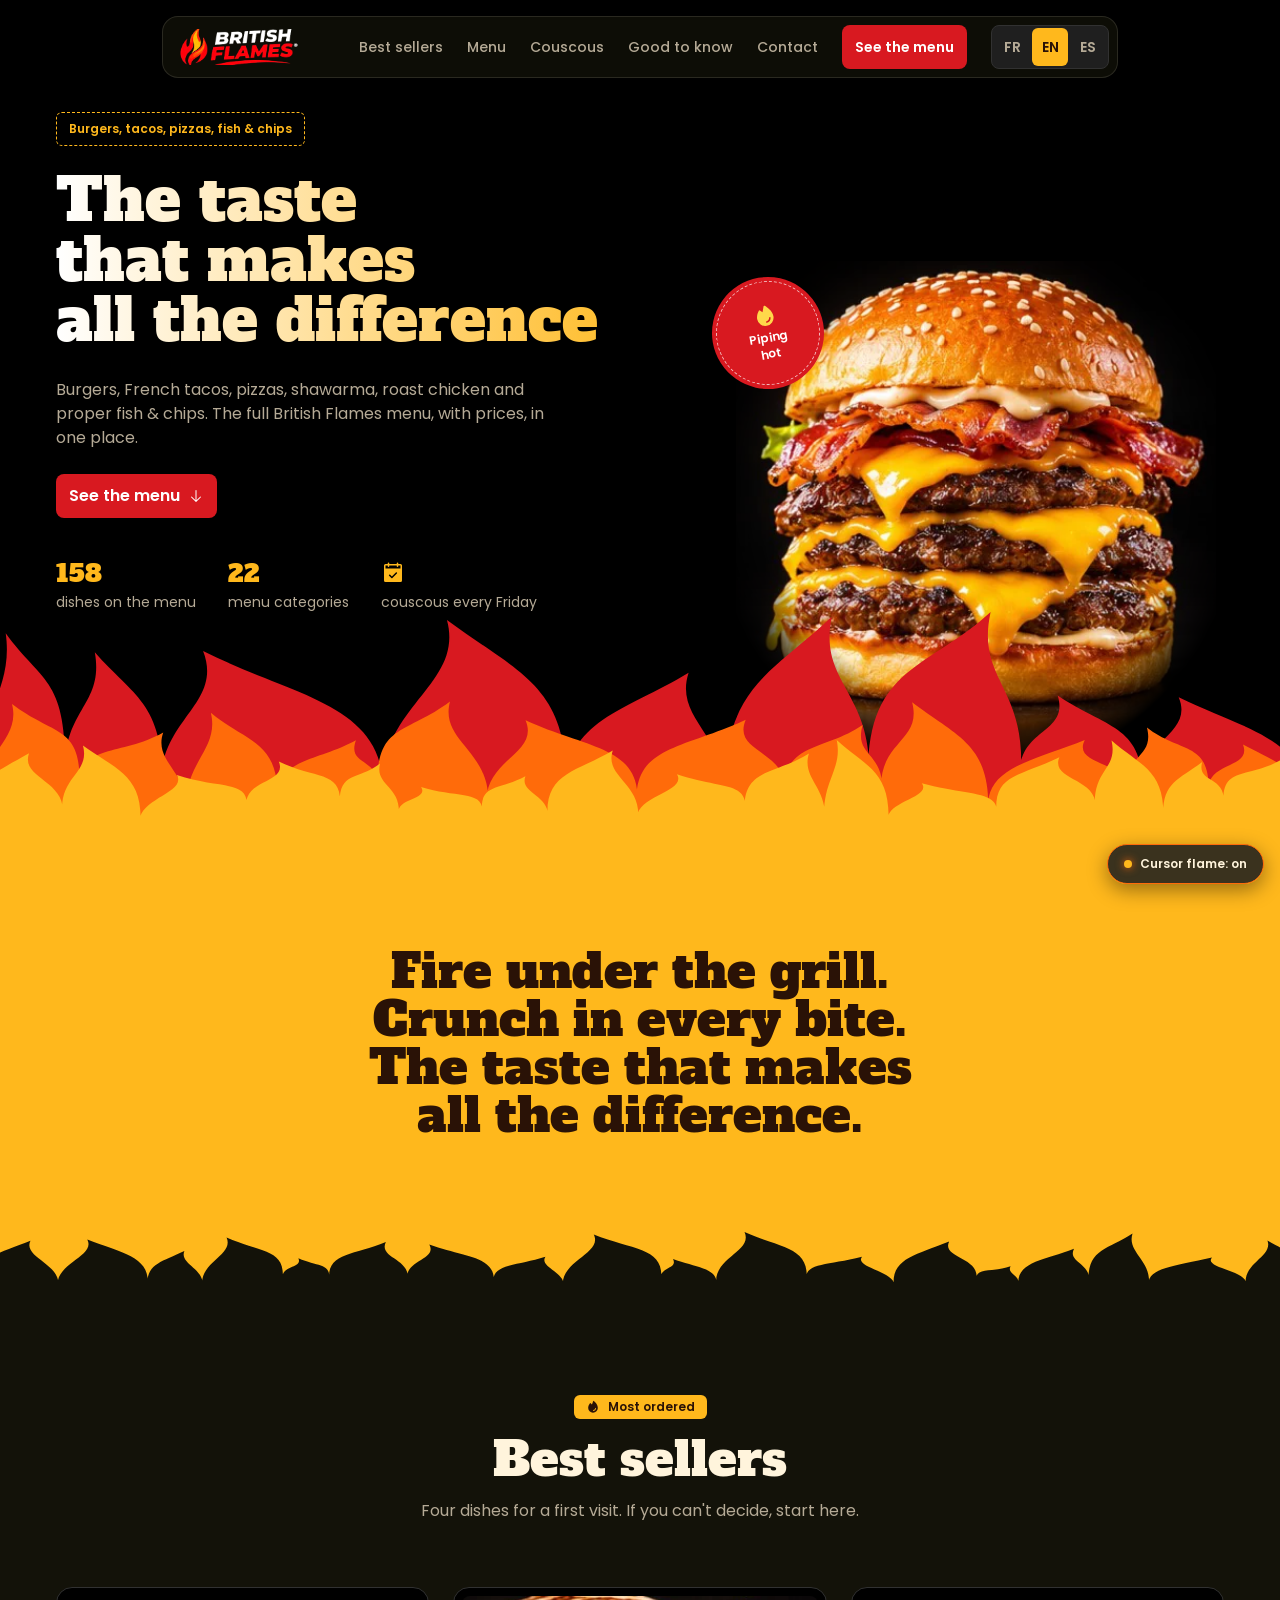
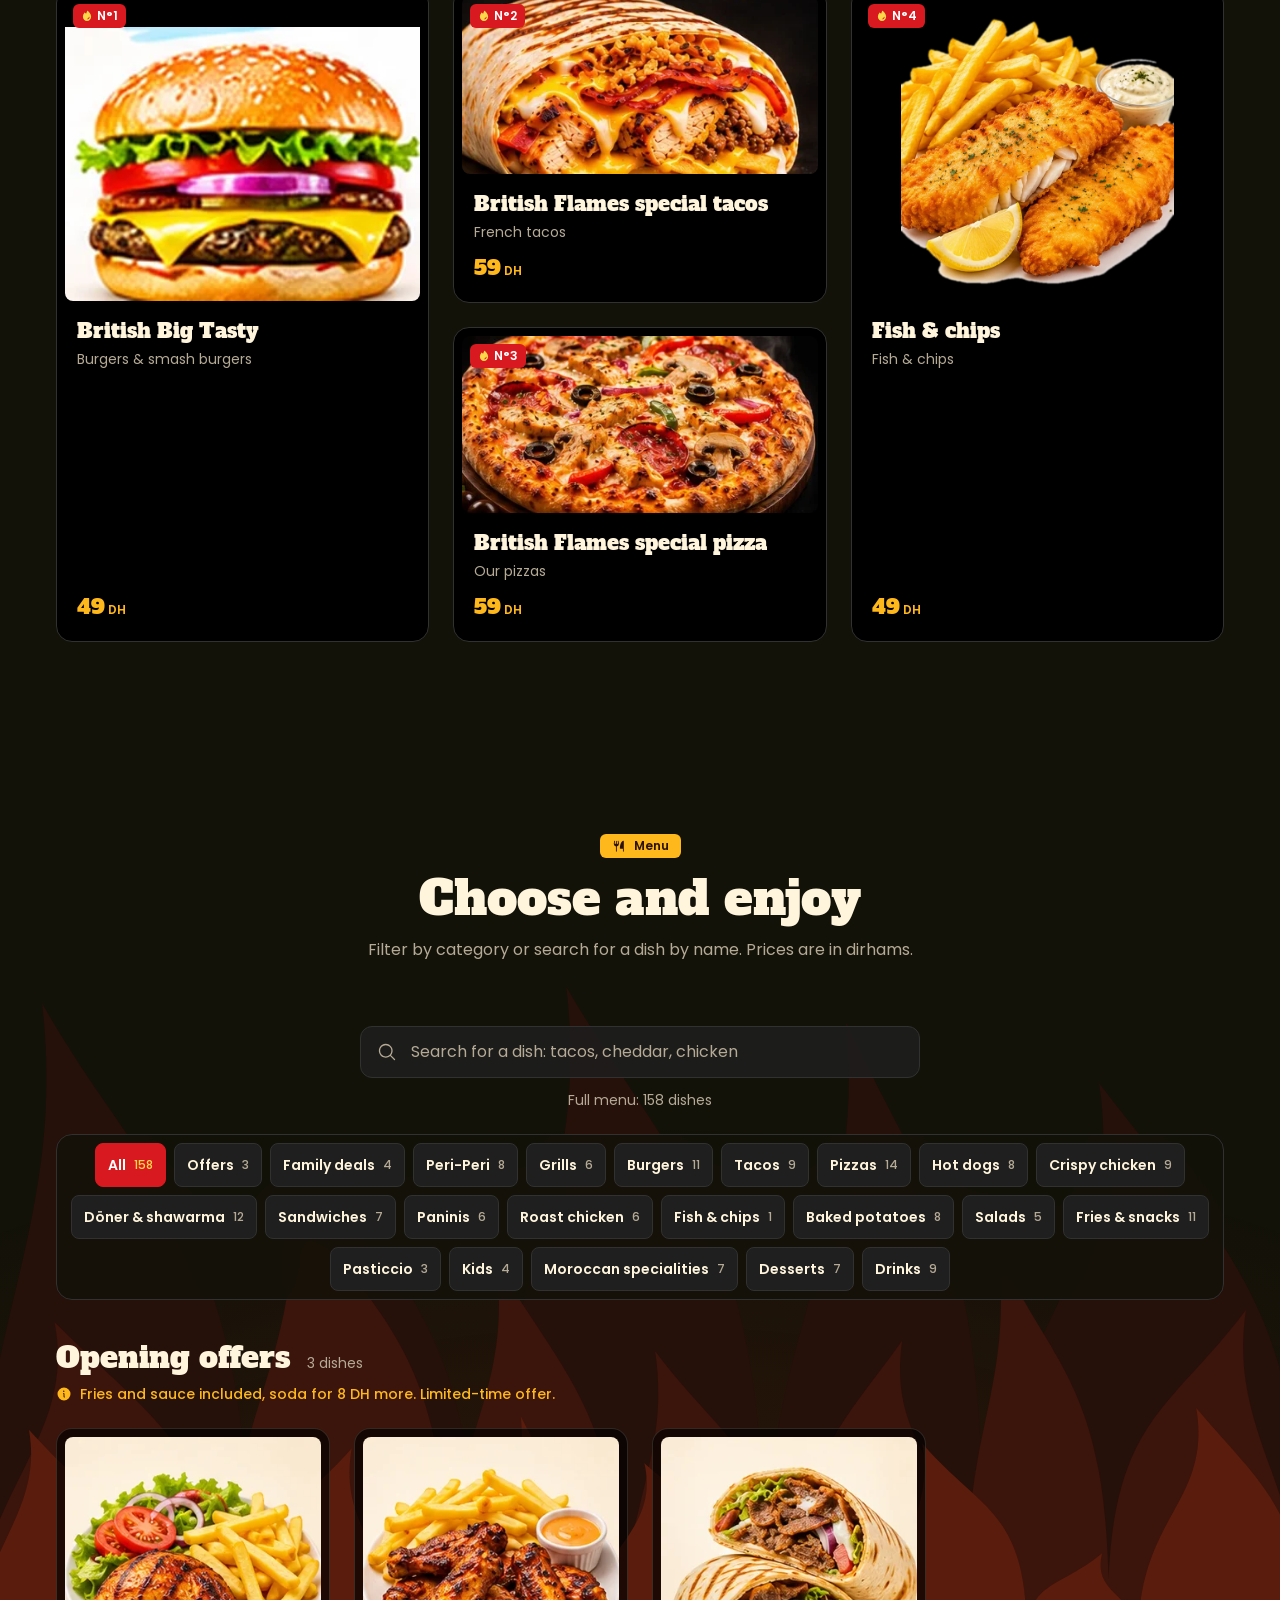
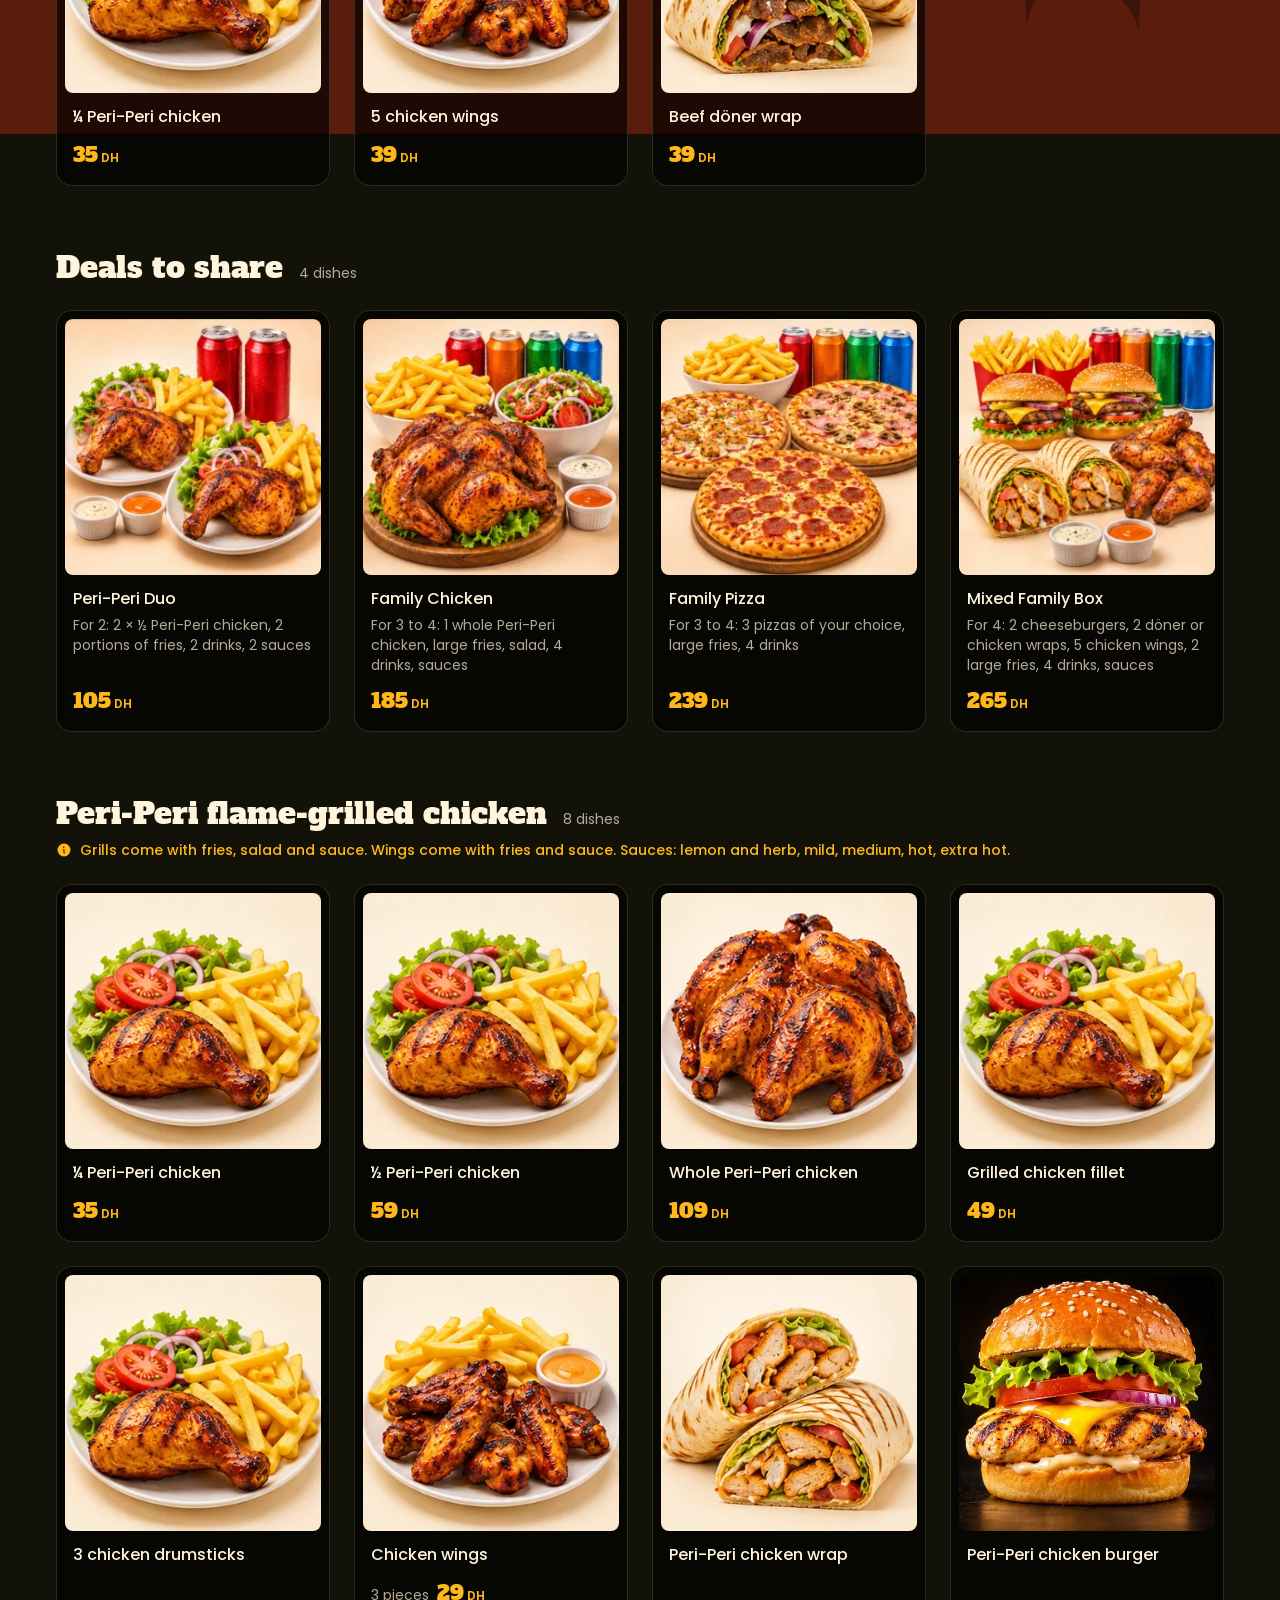
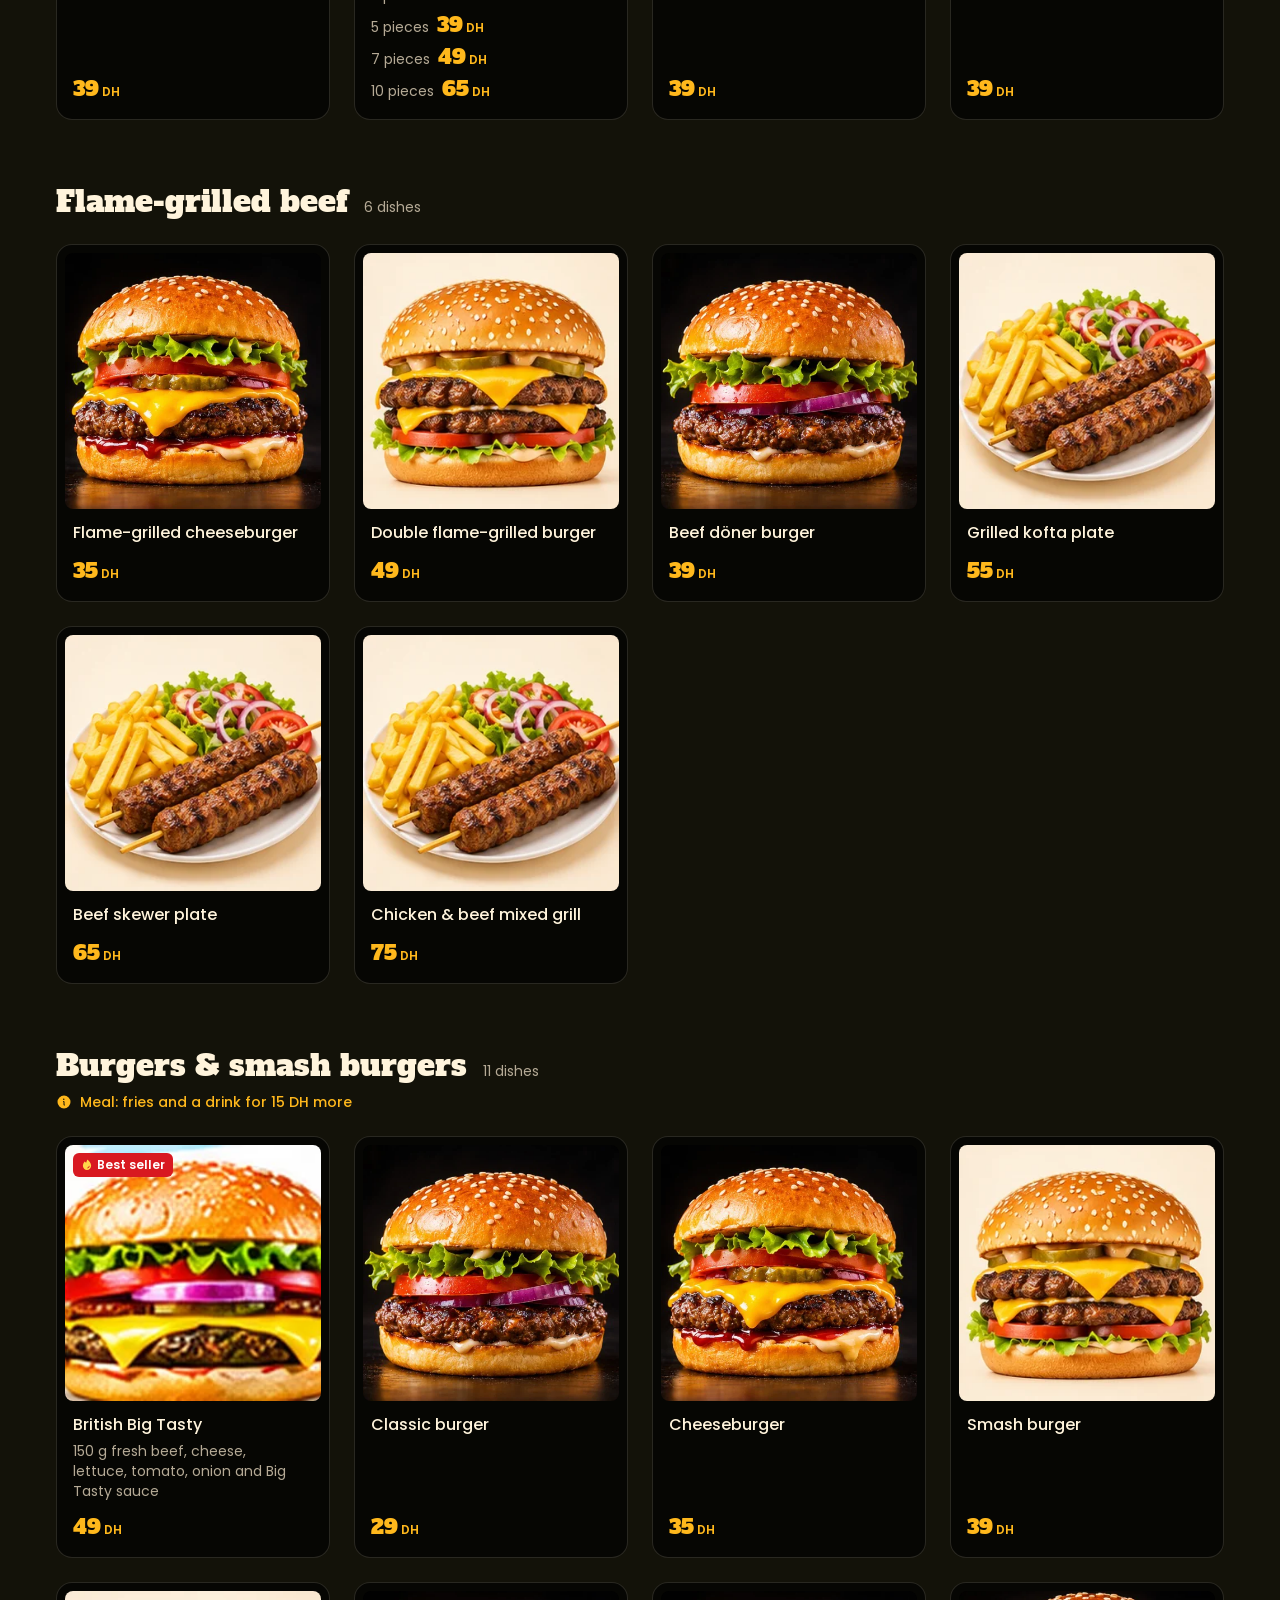
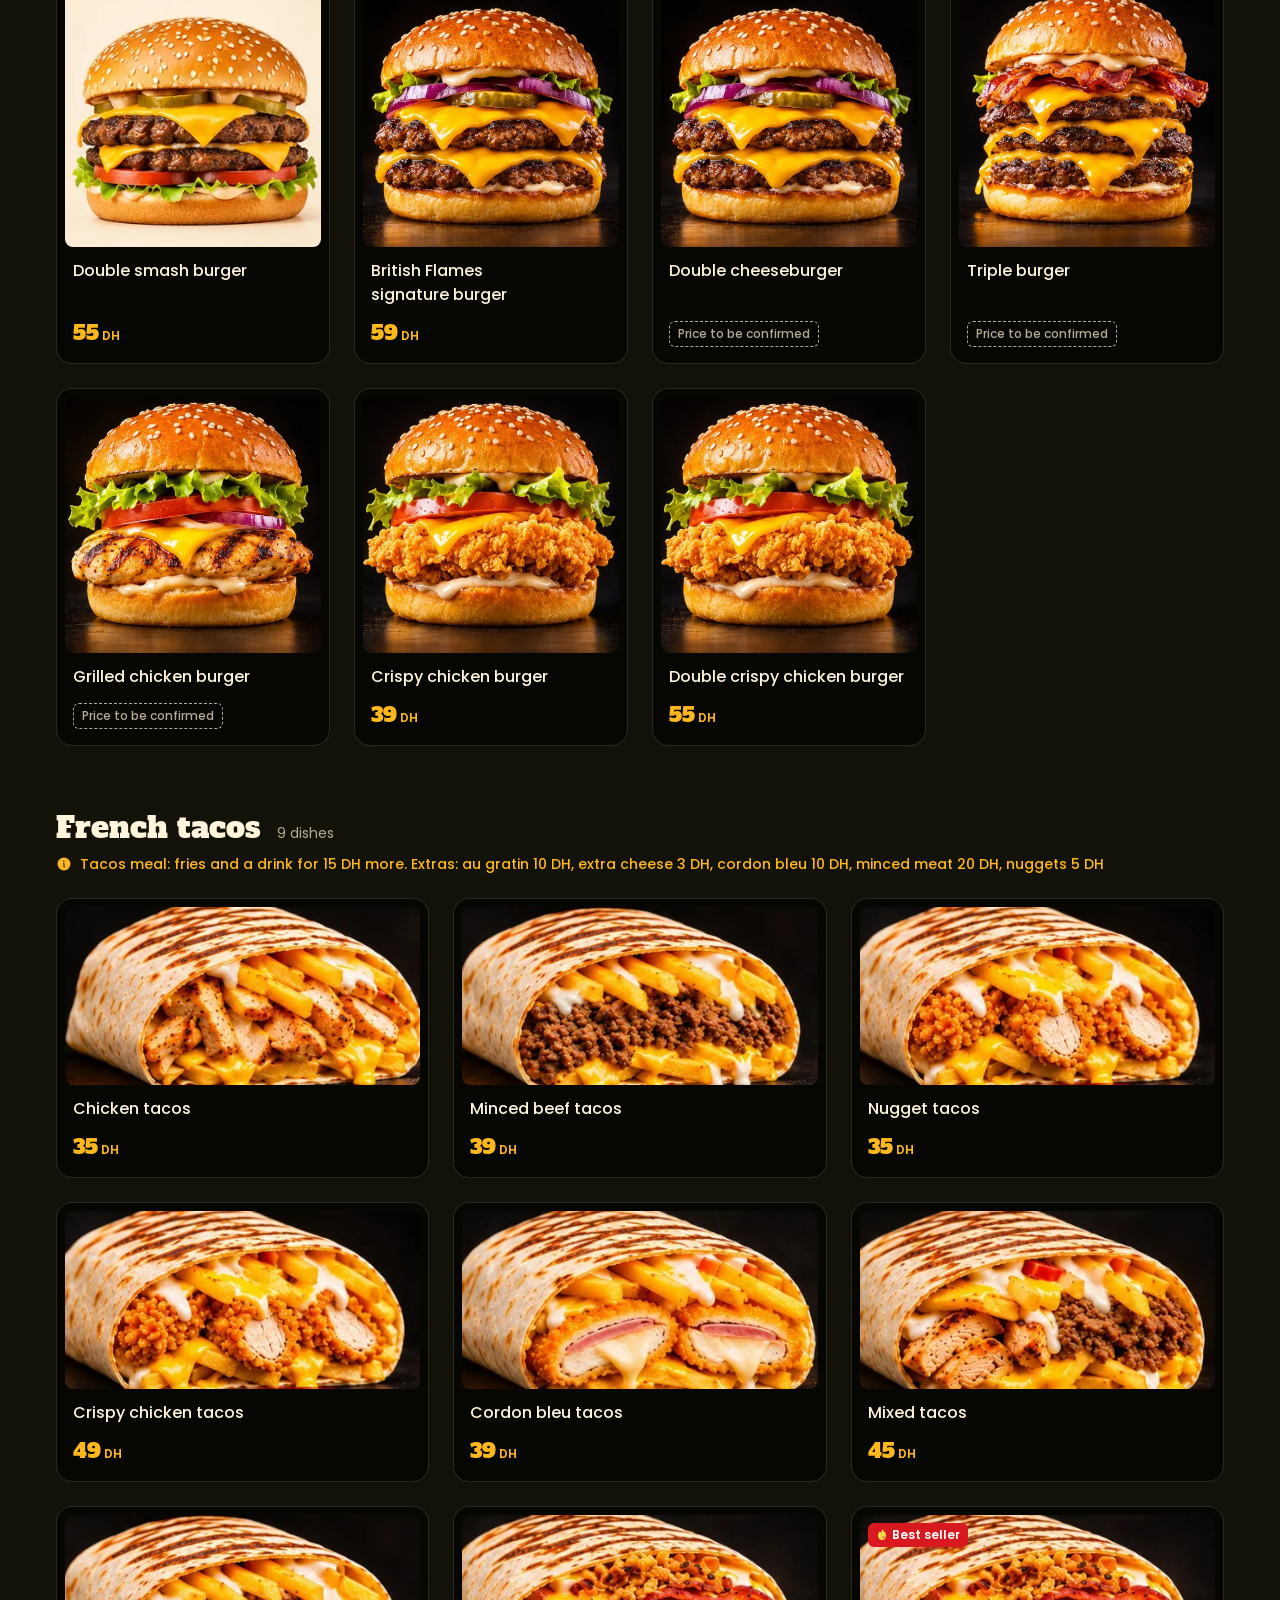
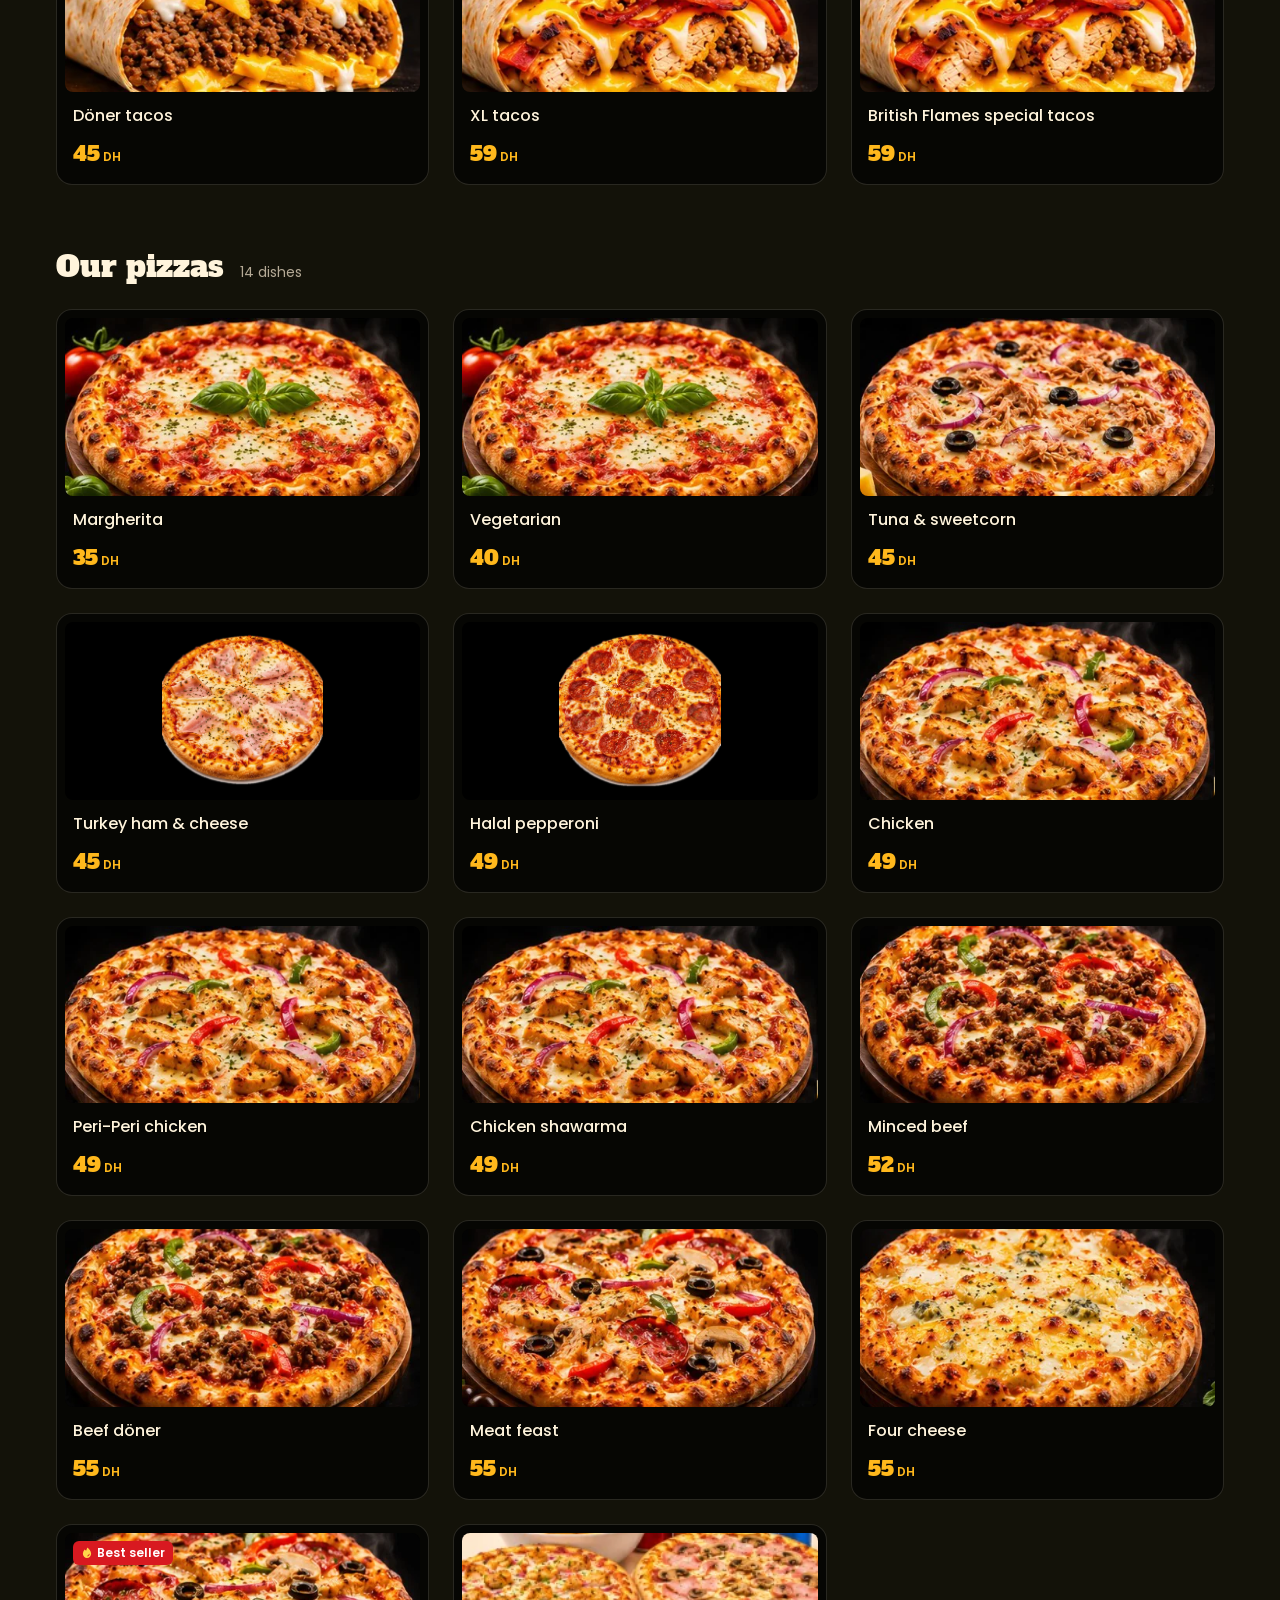
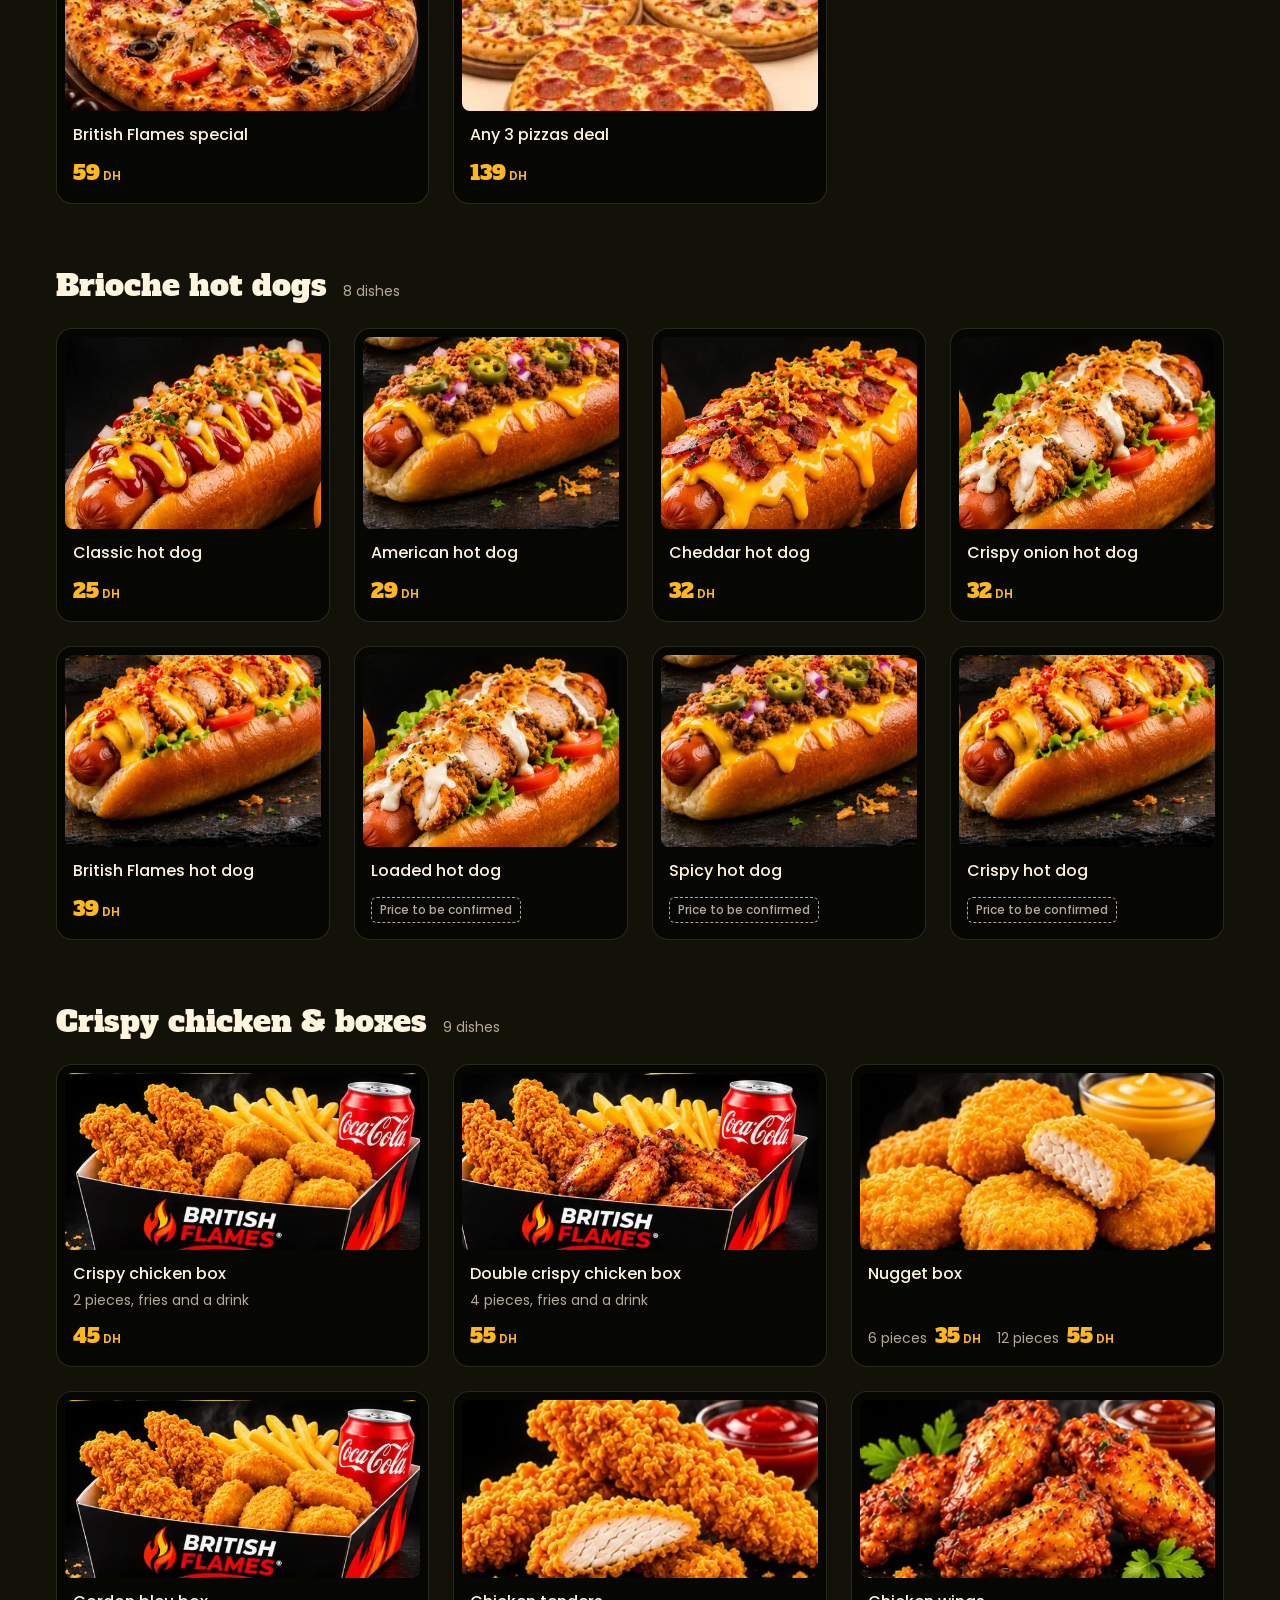
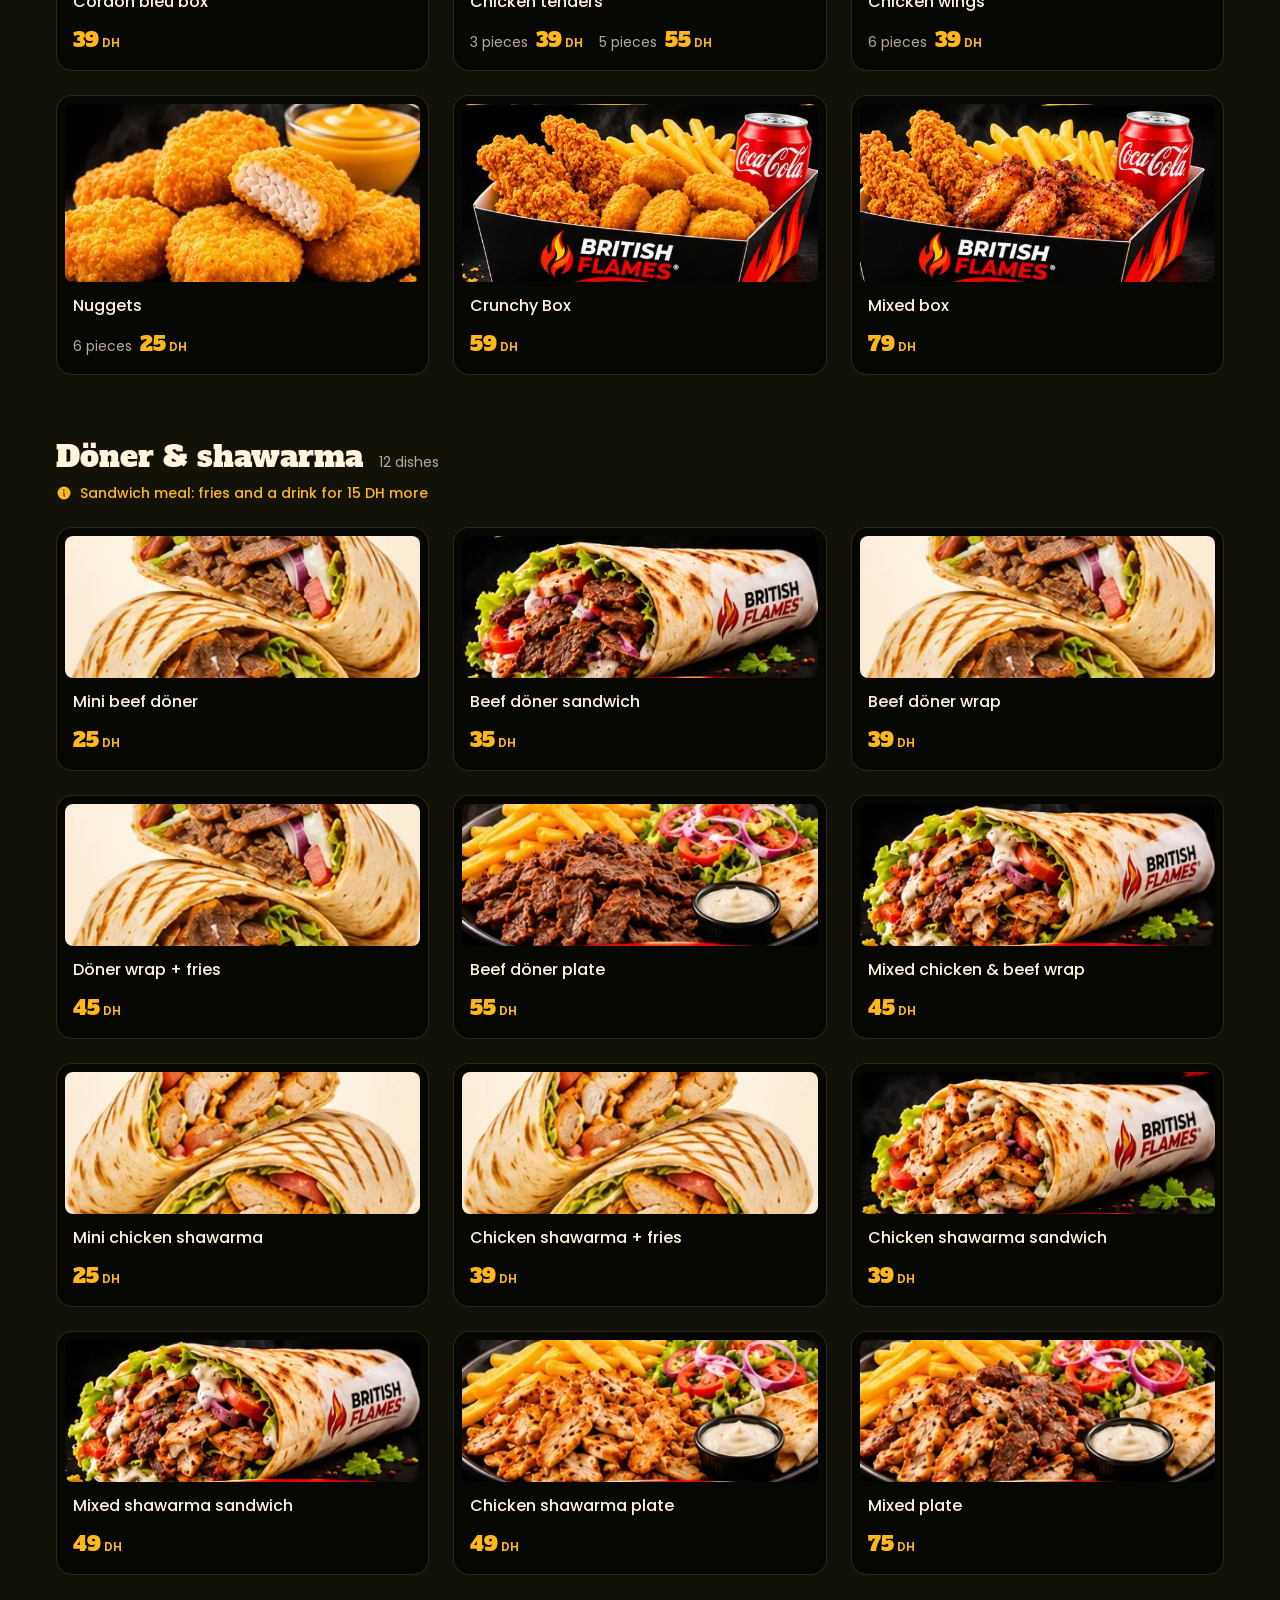
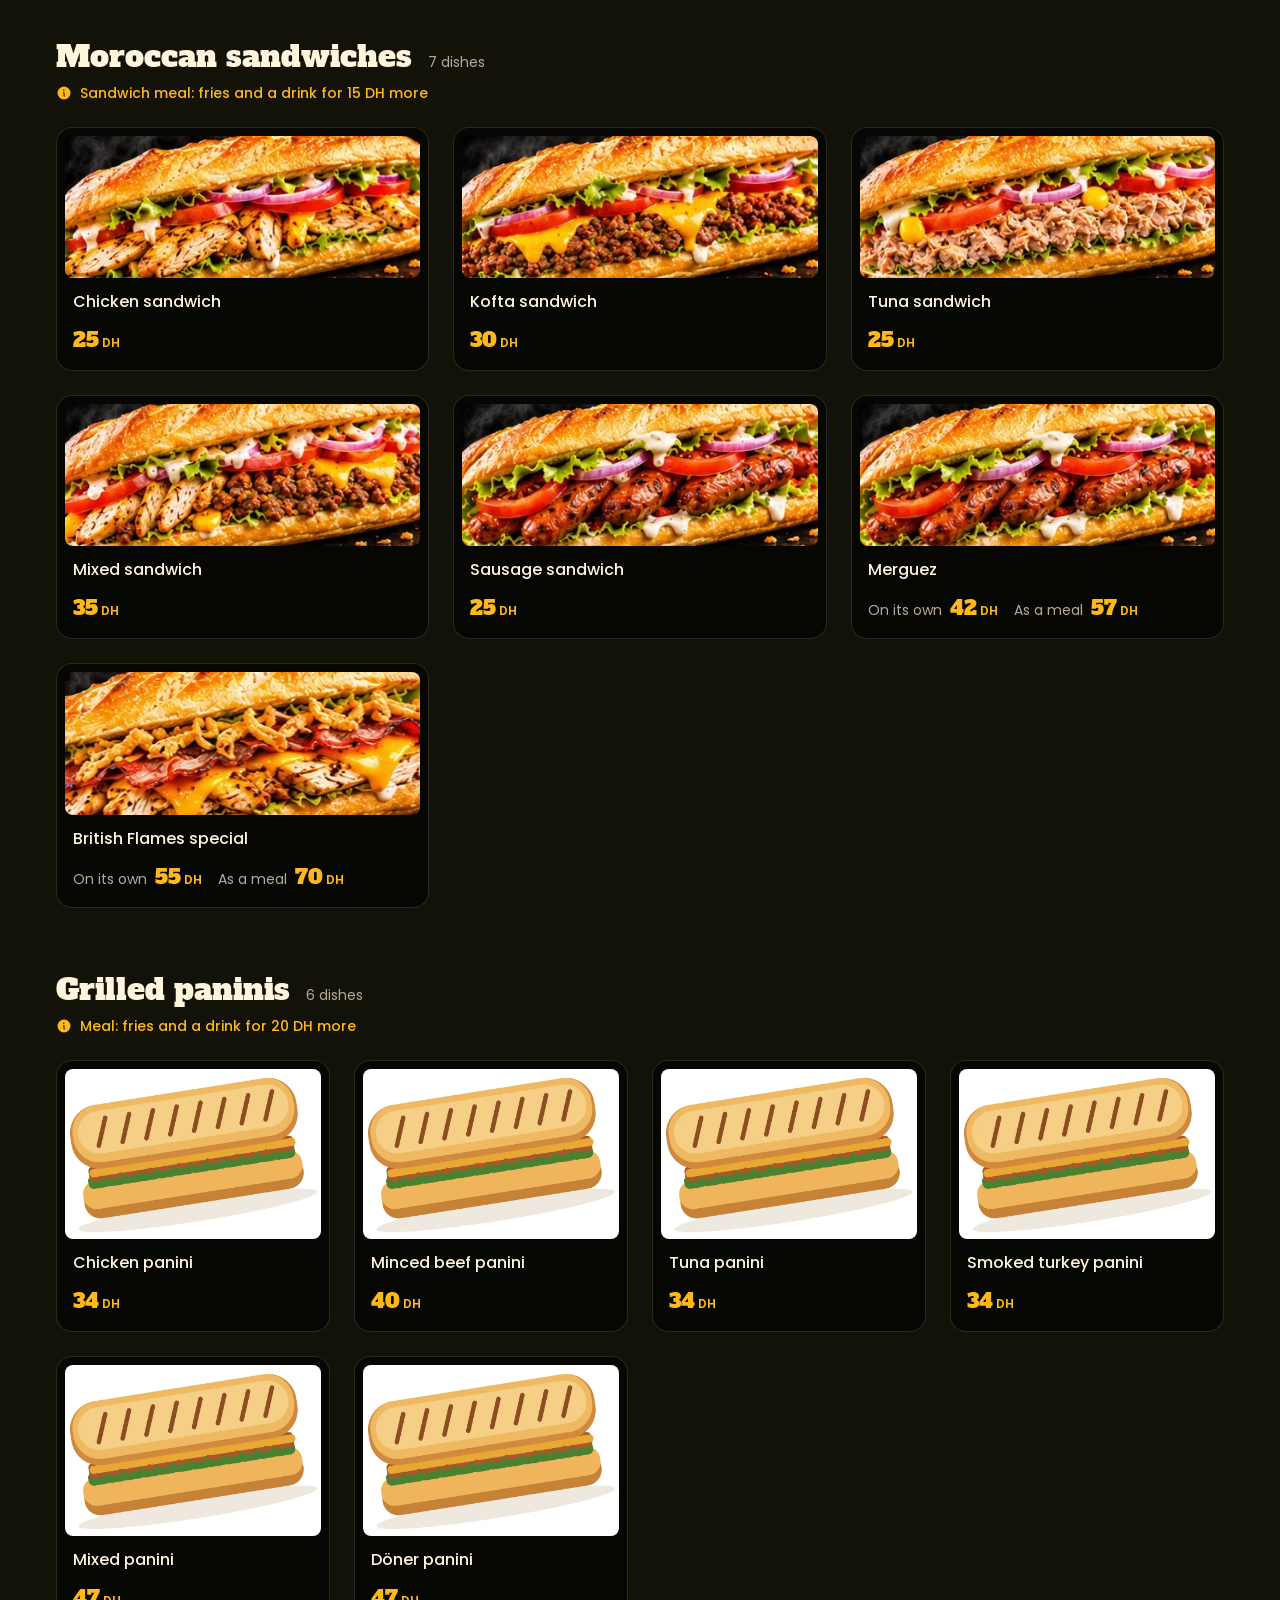
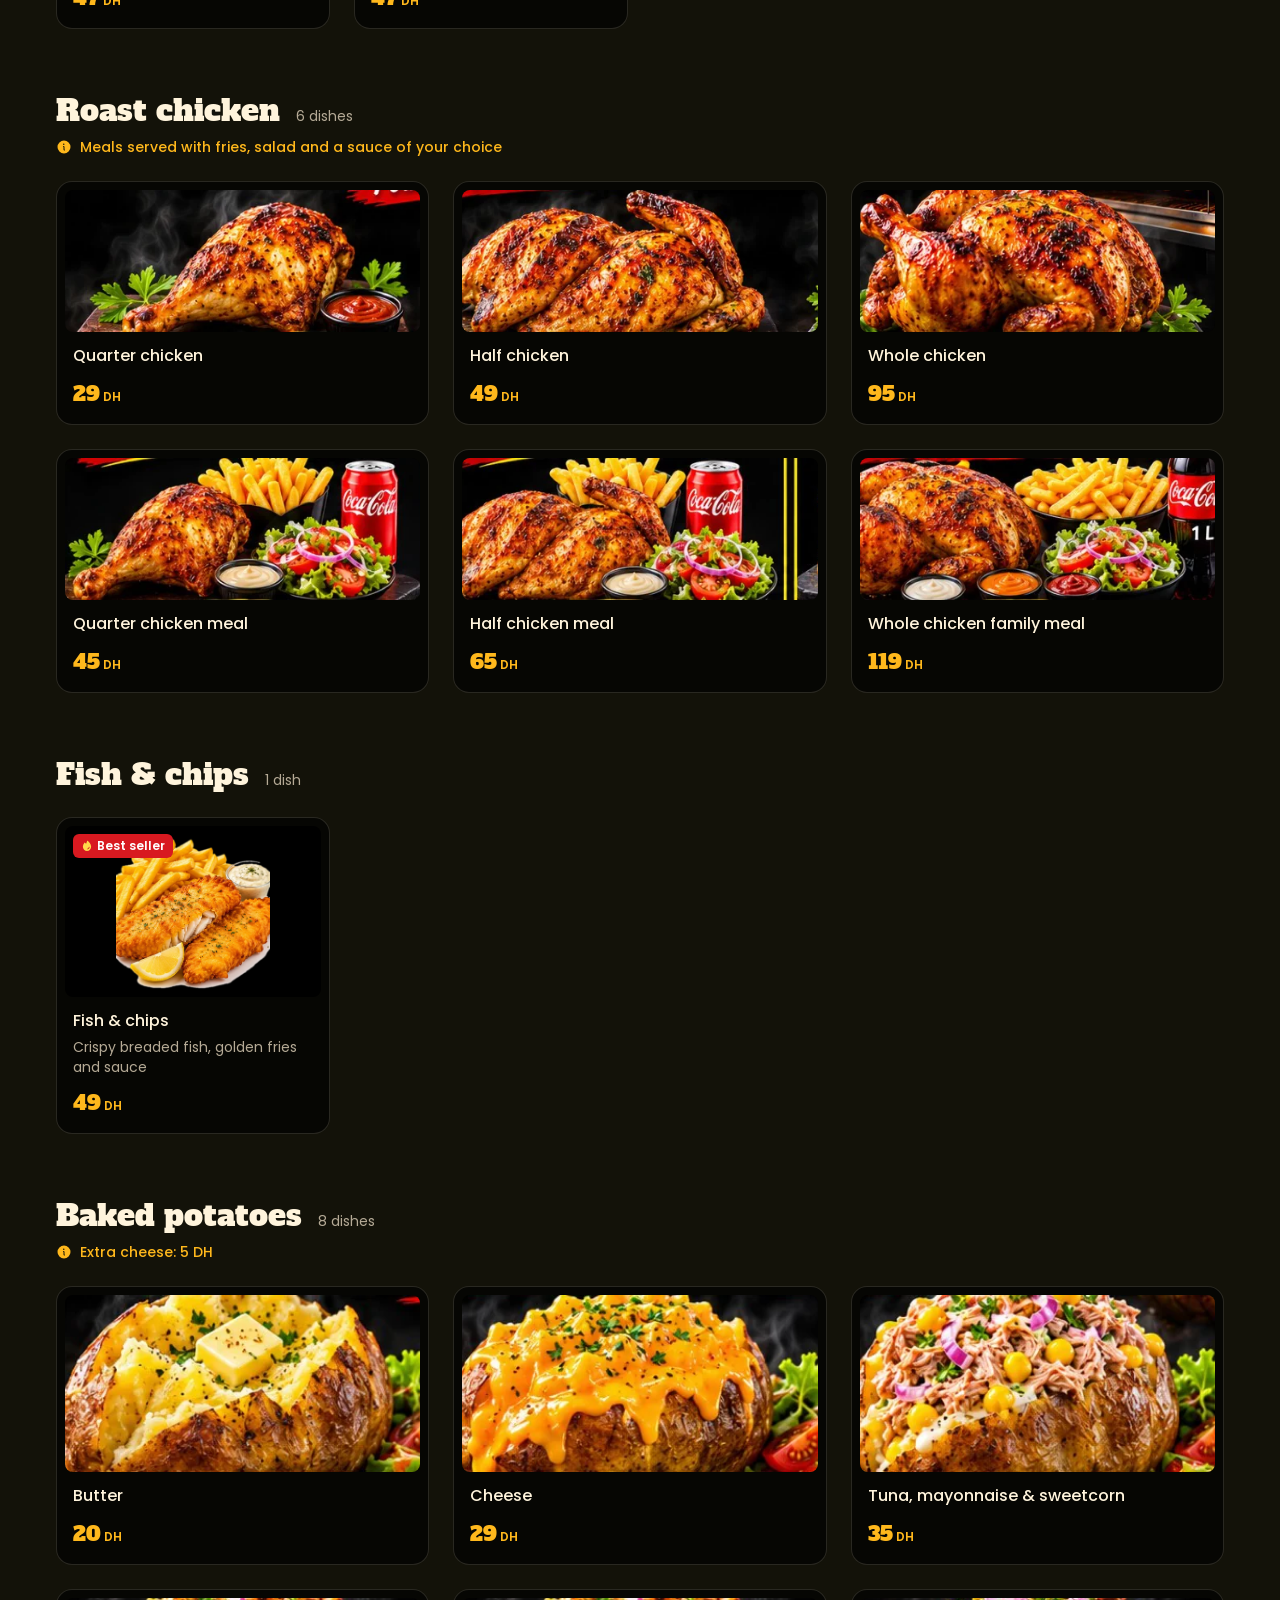
<file: index.html>
<!doctype html>
<html lang="fr">
<head>
  <meta charset="utf-8">
  <meta name="viewport" content="width=device-width, initial-scale=1, viewport-fit=cover">
  <title>British Flames | Burgers, tacos, pizzas et fish &amp; chips</title>
  <meta name="description" content="La carte complète de British Flames avec les prix : burgers, tacos français, pizzas, shawarma, poulet rôti, fish &amp; chips, desserts et boissons.">
  <meta property="og:title" content="British Flames | Le goût qui fait la différence">
  <meta property="og:description" content="Burgers, tacos français, pizzas, shawarma, poulet rôti et fish &amp; chips. Toute la carte avec les prix.">
  <meta property="og:type" content="website">
  <meta name="theme-color" content="#000000">
  <link rel="icon" href="data:image/svg+xml,%3Csvg xmlns='http://www.w3.org/2000/svg' viewBox='0 0 32 32'%3E%3Crect width='32' height='32' rx='8' fill='%23000'/%3E%3Cpath d='M16 3c1 5 7 8 7 15a7 7 0 0 1-14 0c0-3 1.500-5 3-7 0 3 1 4 2 4 1-3 0-8 2-12z' fill='%23D81920'/%3E%3Cpath d='M16 14c.500 3 3.500 4 3.500 7.500a3.500 3.500 0 0 1-7 0c0-2 1-3 1.800-4 .200 1.500.700 2 1.200 2 .400-1.500 0-3.500.500-5.500z' fill='%23FFB81C'/%3E%3C/svg%3E">
  <link rel="preconnect" href="https://fonts.googleapis.com">
  <link rel="preconnect" href="https://fonts.gstatic.com" crossorigin>
  <link href="https://fonts.googleapis.com/css2?family=Alfa+Slab+One&family=Poppins:wght@400;500;600&display=swap" rel="stylesheet">
  <link rel="stylesheet" href="css/styles.css">
  <script>document.documentElement.classList.add("js");</script>
</head>
<body>
  <!-- Icônes Phosphor, en sprite : remplace deux polices d'icônes -->
  <svg class="sprite" aria-hidden="true" focusable="false"><symbol id="i-arrow-down" viewBox="0 0 256 256"><path d="M205.66,149.66l-72,72a8,8,0,0,1-11.32,0l-72-72a8,8,0,0,1,11.32-11.32L120,196.69V40a8,8,0,0,1,16,0V196.69l58.34-58.35a8,8,0,0,1,11.32,11.32Z"/></symbol><symbol id="i-arrow-up" viewBox="0 0 256 256"><path d="M205.66,117.66a8,8,0,0,1-11.32,0L136,59.31V216a8,8,0,0,1-16,0V59.31L61.66,117.66a8,8,0,0,1-11.32-11.32l72-72a8,8,0,0,1,11.32,0l72,72A8,8,0,0,1,205.66,117.66Z"/></symbol><symbol id="i-calendar-check" viewBox="0 0 256 256"><path d="M208,32H184V24a8,8,0,0,0-16,0v8H88V24a8,8,0,0,0-16,0v8H48A16,16,0,0,0,32,48V208a16,16,0,0,0,16,16H208a16,16,0,0,0,16-16V48A16,16,0,0,0,208,32ZM169.66,133.66l-48,48a8,8,0,0,1-11.32,0l-24-24a8,8,0,0,1,11.32-11.32L116,164.69l42.34-42.35a8,8,0,0,1,11.32,11.32ZM48,80V48H72v8a8,8,0,0,0,16,0V48h80v8a8,8,0,0,0,16,0V48h24V80Z"/></symbol><symbol id="i-caret-down" viewBox="0 0 256 256"><path d="M213.66,101.66l-80,80a8,8,0,0,1-11.32,0l-80-80A8,8,0,0,1,53.66,90.34L128,164.69l74.34-74.35a8,8,0,0,1,11.32,11.32Z"/></symbol><symbol id="i-clock" viewBox="0 0 256 256"><path d="M128,24A104,104,0,1,0,232,128,104.11,104.11,0,0,0,128,24Zm56,112H128a8,8,0,0,1-8-8V72a8,8,0,0,1,16,0v48h48a8,8,0,0,1,0,16Z"/></symbol><symbol id="i-fire" viewBox="0 0 256 256"><path d="M143.38,17.85a8,8,0,0,0-12.63,3.41l-22,60.41L84.59,58.26a8,8,0,0,0-11.93.89C51,87.53,40,116.08,40,144a88,88,0,0,0,176,0C216,84.55,165.21,36,143.38,17.85Zm40.51,135.49a57.6,57.6,0,0,1-46.56,46.55A7.65,7.65,0,0,1,136,200a8,8,0,0,1-1.32-15.89c16.57-2.79,30.63-16.85,33.44-33.45a8,8,0,0,1,15.78,2.68Z"/></symbol><symbol id="i-fork-knife" viewBox="0 0 256 256"><path d="M216,40V224a8,8,0,0,1-16,0V176H152a8,8,0,0,1-8-8,268.75,268.75,0,0,1,7.22-56.88c9.78-40.49,28.32-67.63,53.63-78.47A8,8,0,0,1,216,40Zm-96.11-1.31a8,8,0,1,0-15.78,2.63L111.89,88H88V40a8,8,0,0,0-16,0V88H48.11l7.78-46.68a8,8,0,1,0-15.78-2.63l-8,48A8.17,8.17,0,0,0,32,88a48.07,48.07,0,0,0,40,47.32V224a8,8,0,0,0,16,0V135.32A48.07,48.07,0,0,0,128,88a8.17,8.17,0,0,0-.11-1.31Z"/></symbol><symbol id="i-info" viewBox="0 0 256 256"><path d="M128,24A104,104,0,1,0,232,128,104.11,104.11,0,0,0,128,24Zm-4,48a12,12,0,1,1-12,12A12,12,0,0,1,124,72Zm12,112a16,16,0,0,1-16-16V128a8,8,0,0,1,0-16,16,16,0,0,1,16,16v40a8,8,0,0,1,0,16Z"/></symbol><symbol id="i-magnifying-glass" viewBox="0 0 256 256"><path d="M229.66,218.34l-50.07-50.06a88.11,88.11,0,1,0-11.31,11.31l50.06,50.07a8,8,0,0,0,11.32-11.32ZM40,112a72,72,0,1,1,72,72A72.08,72.08,0,0,1,40,112Z"/></symbol><symbol id="i-map-pin" viewBox="0 0 256 256"><path d="M128,16a88.1,88.1,0,0,0-88,88c0,75.3,80,132.17,83.41,134.55a8,8,0,0,0,9.18,0C136,236.17,216,179.3,216,104A88.1,88.1,0,0,0,128,16Zm0,56a32,32,0,1,1-32,32A32,32,0,0,1,128,72Z"/></symbol><symbol id="i-phone" viewBox="0 0 256 256"><path d="M231.88,175.08A56.26,56.26,0,0,1,176,224C96.6,224,32,159.4,32,80A56.26,56.26,0,0,1,80.92,24.12a16,16,0,0,1,16.62,9.52l21.12,47.15,0,.12A16,16,0,0,1,117.39,96c-.18.27-.37.52-.57.77L96,121.45c7.49,15.22,23.41,31,38.83,38.51l24.34-20.71a8.12,8.12,0,0,1,.75-.56,16,16,0,0,1,15.17-1.4l.13.06,47.11,21.11A16,16,0,0,1,231.88,175.08Z"/></symbol><symbol id="i-squares-four" viewBox="0 0 256 256"><path d="M120,56v48a16,16,0,0,1-16,16H56a16,16,0,0,1-16-16V56A16,16,0,0,1,56,40h48A16,16,0,0,1,120,56Zm80-16H152a16,16,0,0,0-16,16v48a16,16,0,0,0,16,16h48a16,16,0,0,0,16-16V56A16,16,0,0,0,200,40Zm-96,96H56a16,16,0,0,0-16,16v48a16,16,0,0,0,16,16h48a16,16,0,0,0,16-16V152A16,16,0,0,0,104,136Zm96,0H152a16,16,0,0,0-16,16v48a16,16,0,0,0,16,16h48a16,16,0,0,0,16-16V152A16,16,0,0,0,200,136Z"/></symbol><symbol id="i-x" viewBox="0 0 256 256"><path d="M205.66,194.34a8,8,0,0,1-11.32,11.32L128,139.31,61.66,205.66a8,8,0,0,1-11.32-11.32L116.69,128,50.34,61.66A8,8,0,0,1,61.66,50.34L128,116.69l66.34-66.35a8,8,0,0,1,11.32,11.32L139.31,128Z"/></symbol></svg>
  <a class="skip-link button-sm" href="#contenu">Aller au contenu</a>

  <!-- Navigation -->
  <header class="nav" id="nav">
    <div class="nav-bar">
      <a class="nav-logo" href="#accueil" aria-label="British Flames, retour en haut de page">
        <img src="assets/logo.png" alt="British Flames" width="382" height="104">
      </a>
      <nav class="nav-links" aria-label="Navigation principale">
        <a class="title-4" href="#best">Best sellers</a>
        <a class="title-4" href="#menu">La carte</a>
        <a class="title-4" href="#vendredi">Couscous</a>
        <a class="title-4" href="#infos">Bon à savoir</a>
        <a class="title-4" href="#contact">Contact</a>
      </nav>
      <a class="btn btn-primary button-sm nav-cta" href="#menu">Voir le menu</a>
      <div class="lang" role="group" aria-label="Langue">
        <button class="lang-btn button-sm" type="button" data-lang="fr" aria-pressed="true" lang="fr" title="Français">FR</button>
        <button class="lang-btn button-sm" type="button" data-lang="en" aria-pressed="false" lang="en" title="English">EN</button>
        <button class="lang-btn button-sm" type="button" data-lang="es" aria-pressed="false" lang="es" title="Español">ES</button>
      </div>
      <button class="nav-toggle" id="navToggle" type="button" aria-expanded="false" aria-controls="navPanel" aria-label="Ouvrir le menu de navigation">
        <span></span><span></span>
      </button>
    </div>
  </header>
  <div class="nav-panel" id="navPanel" hidden>
    <nav aria-label="Navigation mobile">
      <a class="heading-4" href="#best">Best sellers</a>
      <a class="heading-4" href="#menu">La carte</a>
      <a class="heading-4" href="#vendredi">Couscous</a>
      <a class="heading-4" href="#infos">Bon à savoir</a>
      <a class="heading-4" href="#contact">Contact</a>
      <a class="btn btn-primary button-lg" href="#menu">Voir le menu</a>
    </nav>
  </div>

  <main id="contenu">
    <!-- Hero -->
    <section class="hero" id="accueil">
      <div class="embers" id="embers" aria-hidden="true"></div>
      <div class="container hero-grid">
        <div class="hero-copy">
          <p class="tag-dashed caption-3">Burgers, tacos, pizzas, fish &amp; chips</p>
          <h1 class="hero-title">Le goût qui fait<br>la différence</h1>
          <p class="hero-sub body-3">Burgers, tacos français, pizzas, shawarma, poulet rôti et un vrai fish &amp; chips. Toute la carte British Flames, avec les prix, au même endroit.</p>
          <a class="btn btn-primary button-md" href="#menu">Voir le menu <svg class="icon i-arrow-down" aria-hidden="true"><use href="#i-arrow-down"/></svg></a>
          <ul class="hero-proof" aria-label="La carte en chiffres">
            <li><span class="heading-5" id="statItems">85</span><span class="caption-2">plats à la carte</span></li>
            <li><span class="heading-5" id="statCats">16</span><span class="caption-2">familles de plats</span></li>
            <li><span class="heading-5"><svg class="icon i-calendar-check" aria-hidden="true"><use href="#i-calendar-check"/></svg></span><span class="caption-2">couscous chaque vendredi</span></li>
          </ul>
        </div>
        <div class="hero-visual">
          <img class="hero-img" src="assets/img/triple-burger.webp" alt="Triple burger British Flames, trois steaks, cheddar fondu et bacon" width="457" height="470" fetchpriority="high">
          <div class="hero-badge" aria-hidden="true">
            <svg class="icon i-fire" aria-hidden="true"><use href="#i-fire"/></svg>
            <span class="caption-3">Chaud<br>devant</span>
          </div>
        </div>
      </div>
      <div class="flames hero-flames" aria-hidden="true">
        <svg class="flame f-back" data-flame data-n="9" data-min="110" data-max="200" data-base="44" data-seed="7" data-h="260" preserveAspectRatio="none"></svg>
        <svg class="flame f-mid" data-flame data-n="12" data-min="70" data-max="140" data-base="36" data-seed="21" data-h="260" preserveAspectRatio="none"></svg>
        <svg class="flame f-front" data-flame data-n="16" data-min="36" data-max="88" data-base="28" data-seed="42" data-h="260" preserveAspectRatio="none"></svg>
      </div>
    </section>

    <!-- Tagline -->
    <section class="tagline" aria-label="Notre promesse">
      <div class="container">
        <p class="tagline-text" id="tagline">Du feu sous le grill. Du croustillant dans chaque bouchée. Le goût qui fait la différence.</p>
      </div>
      <div class="flames tagline-char" aria-hidden="true">
        <svg class="flame f-char" data-flame data-n="18" data-min="20" data-max="56" data-base="12" data-seed="5" data-h="72" preserveAspectRatio="none"></svg>
      </div>
    </section>

    <!-- Best sellers -->
    <section class="section" id="best">
      <div class="container">
        <header class="section-head reveal">
          <p class="chip caption-3"><svg class="icon i-fire" aria-hidden="true"><use href="#i-fire"/></svg> Les plus demandés</p>
          <h2 class="section-title">Les best sellers</h2>
          <p class="section-sub body-3">Quatre plats pour une première visite. Si vous hésitez, commencez par là.</p>
        </header>
        <div class="bento reveal" id="bestGrid"></div>
        <div class="best-nav">
          <button class="best-arrow" id="bestPrev" type="button" aria-label="Plat précédent" aria-controls="bestGrid"><svg class="icon i-arrow-down" aria-hidden="true"><use href="#i-arrow-down"/></svg></button>
          <div class="best-dots" id="bestDots" aria-hidden="true"></div>
          <button class="best-arrow" id="bestNext" type="button" aria-label="Plat suivant" aria-controls="bestGrid"><svg class="icon i-arrow-down" aria-hidden="true"><use href="#i-arrow-down"/></svg></button>
        </div>
      </div>
    </section>

    <!-- Menu -->
    <section class="section section-menu" id="menu">
      <!-- Fond de la carte : un feu de cheminée qui occupe tout l'écran derrière les plats -->
      <div class="menu-fx" aria-hidden="true">
        <div class="menu-glow"></div>
        <div class="flames menu-flames">
          <svg class="flame f-hearth-3" data-flame data-n="5" data-min="230" data-max="370" data-base="30" data-seed="63" data-h="400" preserveAspectRatio="none"></svg>
          <svg class="flame f-hearth-2" data-flame data-n="7" data-min="140" data-max="260" data-base="30" data-seed="88" data-h="400" preserveAspectRatio="none"></svg>
          <svg class="flame f-hearth-1" data-flame data-n="10" data-min="60" data-max="150" data-base="26" data-seed="17" data-h="400" preserveAspectRatio="none"></svg>
        </div>
        <div class="embers" id="menuEmbers"></div>
      </div>
      <div class="container">
        <header class="section-head reveal">
          <p class="chip caption-3"><svg class="icon i-fork-knife" aria-hidden="true"><use href="#i-fork-knife"/></svg> La carte</p>
          <h2 class="section-title">Choisissez et savourez</h2>
          <p class="section-sub body-3">Filtrez par famille ou cherchez un plat par son nom. Les prix sont en dirhams.</p>
        </header>

        <div class="search reveal">
          <label class="search-field" for="search">
            <svg class="icon i-magnifying-glass" aria-hidden="true"><use href="#i-magnifying-glass"/></svg>
            <span class="sr-only">Chercher un plat</span>
            <input class="body-3" id="search" type="search" placeholder="Chercher un plat : tacos, cheddar, poulet" autocomplete="off" enterkeyhint="search" autocapitalize="off" spellcheck="false">
          </label>
          <p class="caption-2 search-count" id="count" aria-live="polite"></p>
        </div>

        <div class="menu-body">
        <div class="filters" id="filters">
          <div class="filters-track" id="filtersTrack" role="group" aria-label="Filtrer la carte par famille"></div>
        </div>

        <!-- Téléphone : un seul bouton qui ouvre la liste des catégories -->
        <div class="cat-bar" id="catBar">
          <button class="cat-open" id="catOpen" type="button" aria-haspopup="dialog" aria-controls="catSheet" aria-expanded="false">
            <span class="cat-thumb" id="catThumb" aria-hidden="true"></span>
            <span class="cat-text">
              <span class="caption-4 cat-kicker" id="catKicker">Catégorie</span>
              <span class="title-3 cat-name" id="catName">Toute la carte</span>
            </span>
            <span class="caption-3 cat-count" id="catCount"></span>
            <svg class="icon i-squares-four cat-grid-icon" aria-hidden="true"><use href="#i-squares-four"/></svg>
          </button>
          <button class="cat-search" id="catSearch" type="button" aria-label="Chercher un plat">
            <svg class="icon i-magnifying-glass" aria-hidden="true"><use href="#i-magnifying-glass"/></svg>
          </button>
        </div>

        <div class="menu-list" id="menuList"></div>

        <div class="empty" id="empty" hidden>
          <svg class="icon i-magnifying-glass" aria-hidden="true"><use href="#i-magnifying-glass"/></svg>
          <p class="title-2" id="emptyTitle"></p>
          <p class="body-6">Essayez un autre mot, ou revenez à la carte complète.</p>
          <button class="btn btn-ghost button-md" id="emptyReset" type="button">Afficher toute la carte</button>
        </div>
        </div>
      </div>
    </section>

    <!-- Couscous du vendredi -->
    <section class="section" id="vendredi">
      <div class="container">
        <div class="feature reveal">
          <div class="feature-copy">
            <p class="chip caption-3" id="fridayChip"><svg class="icon i-calendar-check" aria-hidden="true"><use href="#i-calendar-check"/></svg> <span>Chaque vendredi</span></p>
            <h2 class="feature-title">Le vendredi, c'est couscous</h2>
            <p class="body-3 feature-sub">Trois recettes, servies uniquement le vendredi.</p>
            <ul class="feature-list">
              <li><span class="title-3">Couscous aux Légumes</span><span class="heading-6 amber">29<span class="caption-3"> DH</span></span></li>
              <li><span class="title-3">Couscous au Poulet</span><span class="heading-6 amber">39<span class="caption-3"> DH</span></span></li>
              <li><span class="title-3">Couscous au Bœuf</span><span class="heading-6 amber">49<span class="caption-3"> DH</span></span></li>
            </ul>
          </div>
          <div class="feature-media">
            <img src="assets/img/couscous-poulet.webp" alt="Couscous au poulet servi dans un plat en terre cuite" loading="lazy" decoding="async">
          </div>
        </div>
      </div>
    </section>

    <!-- Bon à savoir -->
    <section class="section" id="infos">
      <div class="container container-narrow">
        <header class="section-head reveal">
          <p class="chip caption-3"><svg class="icon i-info" aria-hidden="true"><use href="#i-info"/></svg> Bon à savoir</p>
          <h2 class="section-title">Menus, formules et suppléments</h2>
        </header>
        <div class="faq reveal">
          <details open>
            <summary class="title-2">Que comprend la formule menu ?<svg class="icon i-caret-down" aria-hidden="true"><use href="#i-caret-down"/></svg></summary>
            <p class="body-3">Des frites et une boisson pour 15 DH de plus, ou 20 DH avec un panini. La formule existe pour les burgers, les tacos, les sandwichs, les paninis et le döner.</p>
          </details>
          <details>
            <summary class="title-2">Le couscous, c'est quel jour ?<svg class="icon i-caret-down" aria-hidden="true"><use href="#i-caret-down"/></svg></summary>
            <p class="body-3">Le vendredi uniquement. Légumes à 29 DH, poulet à 39 DH, bœuf à 49 DH. Les tajines changent chaque jour : viande le lundi, poulet le mardi, kefta et œufs le mercredi, kebda le jeudi.</p>
          </details>
          <details>
            <summary class="title-2">Que contient un menu enfant ?<svg class="icon i-caret-down" aria-hidden="true"><use href="#i-caret-down"/></svg></summary>
            <p class="body-3">Frites et boisson incluses, avec au choix des nuggets, une mini pizza, un cheeseburger ou du poulet croustillant. De 35 à 39 DH.</p>
          </details>
          <details>
            <summary class="title-2">Avec quoi sont servis les menus poulet rôti ?<svg class="icon i-caret-down" aria-hidden="true"><use href="#i-caret-down"/></svg></summary>
            <p class="body-3">Avec des frites, une salade et une sauce au choix. Le menu quart est à 45 DH, le menu demi à 65 DH et le menu familial poulet entier à 119 DH.</p>
          </details>
          <details>
            <summary class="title-2">Quels suppléments sont possibles ?<svg class="icon i-caret-down" aria-hidden="true"><use href="#i-caret-down"/></svg></summary>
            <p class="body-3">Du fromage sur les pommes de terre au four pour 5 DH, et du poulet dans les salades pour 10 DH.</p>
          </details>
          <details>
            <summary class="title-2">Livrez-vous à domicile ?<svg class="icon i-caret-down" aria-hidden="true"><use href="#i-caret-down"/></svg></summary>
            <p class="body-3">Oui. Commandez directement par téléphone ou WhatsApp au +212 637 648 471. La zone et les frais de livraison sont confirmés lors de la commande.</p>
          </details>
          <details>
            <summary class="title-2">Quels sont les jus frais ?<svg class="icon i-caret-down" aria-hidden="true"><use href="#i-caret-down"/></svg></summary>
            <p class="body-3">Orange, citron, carotte, pomme ou mixte, selon la saison. 18 DH le verre.</p>
          </details>
        </div>
      </div>
    </section>

    <!-- Contact -->
    <section class="section section-contact" id="contact">
      <div class="container">
        <header class="section-head reveal">
          <p class="chip caption-3"><svg class="icon i-map-pin" aria-hidden="true"><use href="#i-map-pin"/></svg> Contact</p>
          <h2 class="section-title">Où nous trouver</h2>
        </header>
        <div class="contact-layout reveal">
        <div class="contact-grid">
          <article class="info-card">
            <svg class="icon i-map-pin" aria-hidden="true"><use href="#i-map-pin"/></svg>
            <h3 class="title-2">Adresse</h3>
            <p class="title-3">Complexe Kawasim, Tanger</p>
            <p class="body-6 info-text">Desserte Qur Golf</p>
            <a class="btn btn-primary button-sm" href="https://www.google.com/maps/dir/?api=1&amp;destination=35.7677568,-5.8500883" target="_blank" rel="noopener">Itinéraire vers British Flames <svg class="icon i-map-pin" aria-hidden="true"><use href="#i-map-pin"/></svg></a>
          </article>
          <article class="info-card">
            <svg class="icon i-phone" aria-hidden="true"><use href="#i-phone"/></svg>
            <h3 class="title-2">Téléphone et WhatsApp</h3>
            <p class="title-3 phone-number">+212 637 648 471</p>
            <p class="body-6 info-text">Commandes et livraison à domicile</p>
            <a class="btn btn-primary button-sm" href="https://wa.me/212637648471" target="_blank" rel="noopener">Commander sur WhatsApp <svg class="icon i-phone" aria-hidden="true"><use href="#i-phone"/></svg></a>
          </article>
          <article class="info-card">
            <svg class="icon i-clock" aria-hidden="true"><use href="#i-clock"/></svg>
            <h3 class="title-2">Horaires</h3>
            <p class="title-3">10h – minuit</p>
            <p class="body-6 info-text">Tous les jours, 7 jours sur 7</p>
          </article>
        </div>
          <div class="map-card">
            <svg class="map-svg" viewBox="0 0 800 520" role="img" aria-labelledby="mapTitle mapDesc" preserveAspectRatio="xMidYMid slice">
              <title id="mapTitle">Plan du quartier autour de British Flames, Tanger</title>
              <desc id="mapDesc">British Flames se trouve sur la Desserte Qur Golf, entre la Pharmacie Al Madina et le rond-point El Moujahidine, au sud du Royal Golf de Tanger.</desc>
              <rect class="map-bg" width="800" height="520"/>
              <g class="map-areas"><path d="M51.5 -88.2L65.9 -91.2L97.7 -103.7L177.0 -143.1L208.0 -158.7L272.6 -191.4L384.3 -239.1L424.0 -261.8L445.0 -273.7L454.0 -277.3L461.2 -279.7L484.1 -278.5L499.1 -274.9L532.7 -271.9L588.0 -267.7L658.3 -267.1L675.7 -271.3L692.6 -277.9L709.4 -285.6L735.8 -298.8L759.3 -303.5L791.1 -310.1L824.7 -320.2L857.8 -331.0L892.6 -336.3L931.7 -338.7L936.5 -338.1L924.5 -233.1L894.4 -237.3L878.8 -239.7L861.4 -211.7L842.8 -216.4L838.6 -217.0L791.7 -166.9L785.7 -156.2L783.3 -140.1L788.1 -121.6L787.5 -109.7L781.5 -103.7L766.5 -89.4L758.7 -85.8L744.2 -81.0L728.0 -74.5L717.2 -64.9L706.4 -54.8L696.8 -45.8L690.2 -37.5L687.2 -29.1L684.1 -16.6L677.5 -3.5L674.5 10.9L673.3 16.8L664.9 27.0L629.5 72.9L598.2 112.3L582.0 129.6L564.6 142.7L548.4 148.1L530.3 151.7L513.5 150.5L503.9 152.3L407.2 173.7L402.4 171.3L395.2 174.9L386.1 181.5L378.3 183.9L373.5 170.1L369.9 161.2L347.1 165.4L327.9 173.1L314.6 173.1L278.0 179.7L274.4 183.3L232.9 188.0L225.7 182.7L201.1 181.5L137.8 184.4L125.8 134.6L140.6 108.9L273.2 93.2L170.4 6.7L49.7 -78.6L51.5 -88.2Z"/><path d="M168.6 10.3L174.0 17.4L174.0 23.4L167.4 34.1L150.0 64.0L145.8 71.1L138.6 72.3L128.4 88.4L112.2 93.2L97.7 96.8L81.2 90.6L56.5 85.2L37.2 77.4L23.5 64.7L15.4 14.4L10.0 -8.2L-4.0 -23.5L-11.2 -37.9L-10.8 -44.8L16.6 -67.2L27.7 -71.6L38.7 -77.0L45.5 -77.4L168.6 10.3Z"/><path d="M903.9 -172.2L895.6 -187.2L890.8 -198.5L842.8 -212.3L839.2 -211.7L794.1 -162.1L792.3 -156.8L790.5 -150.8L788.7 -140.7L789.3 -132.9L794.1 -119.2L792.9 -112.6L789.3 -102.5L765.3 -81.6L756.8 -81.0L744.8 -77.4L735.8 -73.3L718.4 -60.7L697.4 -37.5L692.0 -17.2L680.5 3.1L678.7 15.6L684.7 24.5L728.0 -2.3L733.4 -4.1L756.8 32.3L771.9 22.8L782.7 13.8L806.7 6.1L816.9 4.3L777.3 73.5L759.4 118.1L752.5 180.1L788.5 199.8L873.4 181.0L960.3 154.9L981.6 130.0L937.0 23.0L946.0 7.0L946.7 -11.2L944.9 -22.0L935.9 -32.7L932.3 -39.8L928.1 -50.6L925.7 -61.3L920.3 -75.0L906.5 -101.9L905.3 -119.8L896.2 -143.7L889.6 -155.6L903.9 -172.2Z"/><path d="M979.9 153.5L946.4 182.6L932.9 189.5L811.1 210.9L782.5 221.3L766.7 233.1L821.1 316.6L796.5 325.9L805.7 358.3L821.1 378.6L854.8 380.1L896.3 309.3L925.2 286.7L942.1 264.5L942.5 252.3L993.8 227.8L979.9 153.5Z"/></g>
              <path class="map-minor" d="M527.8 376.5L517.5 400.7L514.3 410.7L505.5 433.7L498.5 452.4L492.1 471.3L483.9 498.9L477.9 514.3L473.7 525.6L468.3 536.2L463.3 544.9L460.9 548.0L456.5 552.9L448.1 564.7L440.3 577.2L436.7 582.9L428.8 596.4L419.8 612.7L411.8 627.3L404.7 639.5L398.1 654.0L393.0 665.1L392.3 666.8L388.7 676.8L386.9 681.4L385.1 685.2L384.0 688.1L382.6 690.2L380.9 692.2L378.9 694.1L362.8 720.7L351.6 741.3L341.2 763.3M597.5 648.1L593.2 632.7L590.9 623.5L591.2 619.0L592.0 614.2L593.2 608.6L596.7 601.6L599.6 595.4L604.3 582.7M146.1 564.3L152.6 561.8L154.7 561.0L162.8 557.8L169.8 554.9L175.5 553.5L187.0 551.4L200.1 551.1L211.8 550.1L224.0 548.5L236.3 547.0L247.6 545.0L271.6 541.7L287.4 538.4L299.3 534.8L307.3 532.4L316.9 528.6M361.2 326.1L359.0 325.1L354.6 323.7L349.3 323.2L340.6 322.6L327.1 324.6L317.0 326.2L308.5 326.8L300.9 327.0L299.8 327.0L290.9 326.9L285.4 327.2L281.1 327.7L278.2 328.5L273.9 330.0L266.8 333.4L259.6 336.5L251.1 340.2L230.6 347.8L226.7 350.0L225.3 351.4L224.0 353.0L223.4 354.9L222.8 356.6L223.2 360.1L225.0 364.9M340.6 322.6L337.6 312.7L334.5 305.5L328.9 293.4L321.7 278.4L318.9 272.4L314.6 264.2M954.0 397.7L932.3 396.5L920.4 397.7L907.8 401.2L893.2 406.7L866.1 416.5L838.8 425.4L834.8 426.1L830.6 426.1L826.4 424.4L822.2 422.6L818.6 420.8L814.6 416.8L812.1 412.7L809.1 407.1L803.6 398.3L800.5 395.1L798.0 390.7L795.6 383.2L793.4 371.7L791.6 356.9L790.5 327.9L788.3 306.7L785.0 298.2L777.0 282.2L767.3 266.0L760.7 253.3L749.8 233.7L738.5 213.4L736.5 210.2L730.8 201.2L725.9 194.7L721.7 189.7L716.6 184.3M659.2 121.6L671.3 136.2L683.8 148.9L697.5 163.8L703.1 169.8L709.0 176.3L716.6 184.3M556.9 586.6L579.3 587.0L604.3 582.7L616.3 578.2L630.2 576.7M687.3 382.5L672.3 338.7L666.8 325.2L658.5 310.0L654.3 304.1L646.2 294.4L624.7 271.4M411.5 482.9L400.6 476.4M619.4 275.5L611.8 265.9L605.2 256.1L597.7 247.2L592.2 239.9L588.1 234.9M631.7 561.8L611.0 553.8L566.8 539.1M319.1 511.9L345.5 497.7M665.4 400.0L638.2 360.5M301.2 333.7L300.6 341.8L299.9 355.6L299.1 371.3L298.5 386.2M432.1 418.8L409.5 427.6L399.1 431.6L390.8 433.6L384.2 435.8L381.8 436.7L378.9 437.9L376.0 439.5L373.5 441.4L371.8 443.4M291.2 254.7L286.0 242.4L279.2 224.9L274.6 214.1L273.4 212.4L271.9 211.7L269.0 211.8L265.3 212.9L258.9 215.5L239.1 222.8L219.0 230.0L213.7 231.9L210.1 233.1L206.2 234.2L209.1 240.5L210.6 244.3L215.1 254.0L223.2 274.2L233.6 300.5L236.1 306.7L239.4 315.0L242.7 322.6L247.2 331.7L251.1 340.2M260.5 433.4L285.0 445.8L314.7 459.8L354.9 479.5L383.0 493.5M372.3 349.4L391.5 339.9M352.0 394.6L339.0 366.6L323.6 330.4M408.5 335.2L413.1 323.1L415.2 312.6L406.1 304.2M312.2 394.2L296.1 428.9M588.1 234.9L591.8 231.1L595.2 227.7L600.2 223.2L604.0 219.3L610.7 212.9L618.7 206.2L628.8 198.2L634.4 193.7L637.9 190.4L642.4 185.6L647.2 180.9L655.8 173.4L667.7 162.9L674.7 157.0L683.8 148.9M436.2 289.8L433.3 346.1L432.0 358.7L431.2 365.7L430.6 393.0L432.1 418.8L431.4 452.1L431.6 458.6L432.1 465.3L431.8 471.2L431.6 475.0L430.9 477.6L429.5 480.2L428.5 482.2L426.4 484.4L424.7 485.8L422.5 486.6L420.2 487.7L418.1 486.3L415.6 485.3L411.5 482.9M630.2 172.9L649.9 155.3L671.3 136.2L676.9 130.2L683.1 124.9L688.8 119.6L695.2 114.0L703.3 105.9L714.5 95.4L720.0 89.6L723.6 86.0M503.4 654.1L504.3 643.3L505.0 635.5L506.7 627.5L508.5 620.7M250.4 423.5L250.9 425.8L251.8 427.6L254.4 429.6L260.5 433.4L262.2 437.1L264.4 441.1L265.0 442.1L267.7 446.2L279.3 461.1L301.4 489.3L313.0 503.7L315.8 507.5L319.1 511.9L323.3 516.5L324.7 518.2L325.6 519.7L325.9 521.1L325.8 522.5L325.4 523.4L324.1 525.0M174.0 271.7L190.4 265.1L198.2 261.6L206.4 257.9L215.1 254.0M259.1 410.4L265.5 404.7L267.0 403.5L269.2 401.7L272.4 399.7L275.8 397.5L284.1 393.7L298.5 386.2L322.9 373.9L339.0 366.6L356.1 359.4M387.9 451.9L394.0 441.1L396.4 436.7L399.1 431.6M410.0 352.5L409.7 340.9L409.4 337.7L408.5 335.2L407.8 334.4L406.0 334.1L404.8 334.3L402.4 335.1L397.9 337.0L391.5 339.9M721.5 314.8L720.7 314.9L719.9 315.2L703.8 322.3L672.3 338.7L638.2 360.5L601.4 384.6M323.0 442.6L319.6 449.3L314.7 459.8L309.5 470.9L306.0 478.7L301.4 489.3M579.3 587.0L579.5 606.0L579.7 625.6L579.1 637.4M397.2 479.9L392.4 476.7L388.8 474.7L380.1 469.7L355.9 458.0L323.0 442.6L310.3 436.0L304.4 432.8L296.1 428.9L272.5 416.8L259.1 410.4M631.4 683.8L623.2 661.3L615.3 640.4L612.1 633.9L611.6 630.3L611.6 624.0L613.1 617.6L617.7 607.6L624.5 594.0L628.3 584.9L630.2 576.7L631.7 561.8L632.1 543.8L632.2 540.7L632.1 531.4L632.0 521.1L630.5 512.6L627.1 492.3L626.9 480.0L625.6 470.9L625.2 466.2L624.6 461.5L622.9 455.1L618.3 444.2M759.5 98.9L754.1 97.0L746.8 94.2L731.3 88.6L723.6 86.0L719.3 84.5L716.4 84.2L714.1 84.2L711.4 84.5L708.3 85.9L702.1 88.4L695.0 91.6L689.5 94.1L681.6 98.4L677.2 101.3L674.0 103.3L671.7 105.5L669.6 108.2L667.3 111.4L663.3 116.2L659.2 121.6L655.1 125.8L647.8 133.2L639.9 139.8L628.9 148.9L624.9 151.8L619.9 154.7L611.3 159.4L604.6 163.6L596.8 169.9L585.8 178.0L576.3 185.9L565.2 195.0M433.3 346.1L424.4 348.4L419.2 349.8L410.0 352.5L378.9 363.7L361.8 370.8M174.0 271.7L168.7 274.6L166.0 275.8L163.2 277.1L161.8 279.4L161.3 283.9L161.2 289.6L161.3 293.8L162.2 296.3L163.9 297.7L166.1 297.7L171.2 296.4L180.0 293.1L203.8 283.4L215.3 278.4L223.2 274.2M503.4 654.1L497.7 651.7L492.1 648.2L489.1 645.6L488.0 644.0L487.5 642.7L487.2 641.2L487.4 637.6L488.1 633.7L489.5 630.5L492.9 627.6L500.0 624.0L508.5 620.7L519.0 618.3L525.4 617.8L533.5 619.8M610.9 523.9L593.0 525.1M593.2 608.6L579.5 606.0L566.6 604.9L562.8 605.1L560.1 605.7L558.7 606.6L556.7 609.0L547.8 624.0M378.9 363.7L372.3 349.4L361.2 326.1M364.8 507.2L368.3 505.4L370.8 503.5L377.8 498.2L383.0 493.5L386.0 490.6L397.2 479.9L400.6 476.4L404.8 469.2L406.6 465.5L408.1 461.2L411.5 454.0L413.1 448.9L413.6 445.4L413.1 440.3L412.4 436.6L411.6 433.5L409.5 427.6L405.3 417.3L400.0 402.7L398.1 398.1L396.4 395.2L394.4 392.8L392.4 391.2L387.9 388.7L382.7 386.2L377.9 384.1L374.1 383.0L370.0 380.4L367.6 378.4L365.4 375.9L361.8 370.8L359.1 365.2L356.1 359.4L340.6 322.6M539.2 695.0L526.2 659.5L525.6 652.8L526.1 645.1L527.5 638.4L530.6 627.5L533.5 619.8M611.0 553.8L611.4 542.9L611.7 533.7L611.5 528.8L610.9 523.9L609.9 520.8L608.9 517.6L607.3 510.3L606.8 503.2L606.8 472.6L606.4 467.5L607.2 463.3L608.6 459.9L618.3 444.2L621.9 436.3M683.1 124.9L686.9 130.0L692.8 136.0L703.7 146.4M588.1 234.9L585.6 237.5L584.5 238.2L582.2 239.1L580.5 239.4L578.6 238.8L576.9 236.8L575.4 233.9L573.5 228.6L572.0 224.6L568.5 211.4L566.0 199.5L565.2 195.0M431.2 365.7L420.2 369.7L404.5 374.3L393.2 378.0L385.9 380.7L377.9 384.1L352.0 394.6L343.2 397.5L334.9 400.3L329.8 401.1L327.9 401.0L326.4 401.0L324.2 400.6L320.7 399.2L317.8 397.5L312.2 394.2L308.9 392.4L304.7 390.2L298.5 386.2M233.0 685.2L232.0 681.7L230.4 677.9L227.9 672.0L226.2 666.1L226.0 661.9L227.1 655.2L228.8 637.2L230.6 620.1L231.4 616.4L233.2 613.8M124.3 451.8L86.4 432.8M328.2 609.0L326.7 611.6L324.9 614.9L322.5 619.5L318.7 626.8L314.4 635.0L311.2 640.9L309.1 644.7L302.7 661.6M222.8 489.9L223.3 490.0L224.1 490.3L225.7 491.4L229.7 496.0L234.1 500.7L261.7 528.7L263.9 530.9L267.1 534.1L268.6 535.9L270.0 538.0L270.9 539.4L271.6 541.7L272.2 545.8L273.2 551.2L276.8 568.9L280.6 581.4L283.0 585.4L286.1 591.2L288.0 597.0L289.8 604.9L293.3 621.7L298.1 644.3L299.0 648.2L301.1 656.9L302.7 661.6L304.7 664.0L306.7 665.8L309.0 667.2L311.5 668.2L338.7 676.8L351.3 681.5L366.2 687.7L371.7 690.1L374.9 691.5L378.9 694.1M901.3 -164.7L895.7 -155.7L890.2 -145.5L856.9 -81.0L832.6 -36.1L811.4 2.4L789.8 38.3L772.3 71.9L764.6 87.6L762.5 92.3L759.5 98.9L754.4 111.2L742.8 134.3L728.4 163.5L721.1 176.9L716.6 184.3L712.1 190.9L705.4 198.2L698.5 205.9L689.6 214.9L681.1 223.0L669.1 233.9L642.9 256.6L624.7 271.4L619.4 275.5L595.1 295.3L573.7 312.1L568.5 316.1M720.4 370.6L703.8 322.3M646.8 200.0L649.4 202.9L650.9 204.2L652.3 204.1L654.3 203.5L656.1 202.1L670.3 189.0L684.3 176.1L697.5 163.8M629.5 181.4L637.9 190.4L646.8 200.0M572.0 224.6L588.9 208.4L597.6 201.0L609.8 190.3L615.6 185.1L620.8 181.0M565.2 195.0L557.6 198.3L551.6 200.9L547.7 203.8L546.3 205.7L546.1 208.2L546.8 211.7L548.8 217.1L549.6 219.1L550.4 221.2L552.6 225.5L554.9 229.2L556.6 230.9L559.3 231.7L561.7 231.6L564.5 230.5L568.2 228.1L572.0 224.6M780.9 399.2L782.8 403.0L783.8 404.5L816.4 451.3L817.2 452.1L817.7 452.4L818.3 452.5M616.3 578.2L607.4 576.4L561.4 560.6M411.8 627.3L432.2 640.0L452.5 652.4L473.9 663.2L490.6 672.6L527.0 695.0M210.9 507.6L231.2 527.5L237.9 534.1L247.6 545.0M187.0 551.4L198.5 529.1L210.9 507.6L215.3 500.2M554.4 452.1L551.2 452.3L550.9 453.9L548.7 459.9L546.5 465.3L543.1 472.0L533.5 495.4L526.5 514.9L524.1 526.7L521.1 538.6L518.1 552.7L517.0 558.3L514.7 566.0L509.7 593.2L508.7 598.4L507.2 602.0L504.5 603.8M86.4 432.8L79.7 429.1L77.1 425.7L75.6 422.4L75.3 418.8L75.4 415.5L78.0 412.0L81.2 408.4L87.2 402.9L94.9 396.9L101.7 391.9L109.7 386.0M81.2 408.4L69.0 390.6M98.3 370.0L109.7 386.0L117.7 393.9L131.5 407.4L145.1 421.2L161.8 435.2L183.9 453.6L192.9 460.9L198.1 465.1L200.5 467.8L201.5 469.2L201.8 470.4L202.1 473.1L201.5 475.6L200.5 478.0L197.7 482.8L193.8 490.4L182.9 511.2L165.2 495.1L156.1 486.1L136.2 466.5M371.8 443.4L387.9 451.9L408.1 461.2L421.2 466.8L431.8 471.2M301.2 333.7L303.0 335.5L304.3 336.7L306.7 340.0L308.2 342.7L310.0 346.2L313.9 354.6L318.2 363.6L322.9 373.9L332.0 393.8L334.9 400.3M327.1 324.6L327.1 325.9L326.5 327.2L325.9 328.2L324.9 329.4L323.6 330.4L320.7 331.4L317.2 332.7L313.1 333.7L309.4 334.4L303.0 335.5M306.0 478.7L315.8 483.3L327.2 488.6L345.5 497.7L355.9 502.6M26.4 434.4L50.0 444.7L78.2 457.5L94.5 465.2L100.7 468.7L103.7 471.0L106.3 473.6L108.2 476.4L110.0 479.6L112.4 487.7L118.0 501.5L120.3 508.1L124.8 518.0L128.2 528.5L131.6 537.4M430.2 285.9L426.1 288.9L422.3 291.8L416.3 296.4L409.6 301.5L406.1 304.2L396.6 312.6L393.2 315.8L390.9 317.9L380.5 327.2L376.5 331.4L374.8 331.8L372.9 332.1L371.2 331.5L369.1 330.8L367.3 329.6L361.2 326.1M225.3 422.0L219.2 424.6L210.6 428.4L208.2 428.9L206.5 428.8L204.0 427.8L201.1 425.8L191.7 416.8L154.5 377.7L150.1 373.5L147.7 370.8L145.8 368.1L142.3 361.9L138.7 354.6L133.4 346.3M239.4 415.3L229.1 420.1L225.3 422.0M225.0 364.9L230.8 379.4L241.0 403.7L242.4 407.0L243.3 409.4L243.4 411.6L242.4 413.1L239.4 415.3M720.4 370.6L724.0 369.2L725.6 369.1L726.9 369.2L727.9 369.4L728.7 369.9L729.5 371.0L730.6 373.0L735.5 387.1L739.0 395.9M721.5 314.8L723.0 314.9L723.8 315.4L724.8 316.7L737.0 336.7L738.9 339.6L739.8 340.4L741.0 341.1L742.2 341.3L743.3 341.2L744.7 340.9L746.3 340.0L749.0 338.2L756.1 331.8M-16.3 370.5L3.0 358.4L7.2 356.5M38.2 342.7L34.6 346.4L32.5 346.9L29.8 346.2L28.2 343.8L26.0 337.8L20.8 322.8L18.4 319.1L17.3 318.1L16.0 318.0L13.7 319.0L9.2 321.8L1.1 328.1L-2.0 331.7L-2.7 334.2L-2.6 336.7L-1.7 339.9L1.0 344.4L7.2 356.5M72.9 387.9L55.1 365.7L38.2 342.7L52.6 335.2L55.3 334.4L58.2 334.3L61.5 335.2L63.7 337.3L66.8 341.0L72.7 348.7M7.2 356.5L14.3 369.5L16.8 373.8L19.7 377.2L22.6 379.5L26.6 380.9L30.0 381.0L33.0 380.6L35.7 379.2L39.7 376.8L55.1 365.7M587.8 531.8L593.0 525.1L599.5 513.3L602.1 509.3L606.8 503.2M638.2 421.5L652.3 412.0L665.4 400.0L676.5 390.6L687.3 382.5L699.0 377.9L715.7 372.4L720.4 370.6M621.9 436.3L630.5 427.8L634.7 424.0M695.2 114.0L700.4 118.8L702.4 120.2L704.4 120.5L706.2 120.3L708.8 119.2L718.7 113.6L723.4 111.5L726.3 109.8L727.6 108.5L728.4 106.0L728.8 102.5L729.6 97.3L730.4 93.5L731.3 88.6M611.3 233.6L626.5 219.8L641.9 205.4L646.8 200.0M600.2 223.2L611.3 233.6L615.1 237.8L617.9 240.8L618.7 241.7L619.2 242.7L619.0 244.4L618.3 245.4L615.2 248.1L610.8 251.7L605.2 256.1M611.3 159.4L622.2 171.5M631.3 175.0L630.2 172.9L627.9 171.1L625.0 170.6L622.2 171.5L620.2 173.3L619.2 175.9L619.4 178.6L620.8 181.0L623.5 182.7L626.6 182.8L629.5 181.4L630.9 179.5L631.5 177.3L631.3 175.0M-95.1 105.3L-57.1 101.6L-44.8 103.1L-34.2 108.0L-11.0 121.4L6.0 132.8L9.9 138.3L12.5 146.5L12.0 179.6L9.8 215.6L9.0 230.5L8.9 238.6L10.1 241.3L13.3 246.0L51.7 286.5L66.8 300.6L80.5 314.5L99.5 332.9L110.3 344.3L113.4 345.2L116.4 345.1L128.2 339.5L133.4 346.3M730.4 287.4L741.5 305.2L756.1 331.8L763.3 344.5M760.6 292.3L769.3 308.2L771.5 311.7L773.6 313.1L775.6 313.2L777.3 313.2L779.6 312.5L788.3 306.7M777.0 282.2L760.6 292.3L741.5 305.2M511.7 238.5L520.9 245.7L524.1 250.1L526.8 253.5L527.7 254.7L528.5 255.7L529.5 256.3L530.9 256.7L532.7 256.6L534.1 255.7L539.2 251.0L551.7 239.1L556.1 234.6L559.3 231.7M549.6 219.1L541.6 225.2L534.5 230.4L528.1 235.1L524.5 237.2L515.4 237.0L513.6 237.4L511.7 238.5L509.1 241.0L506.6 244.0L503.6 247.8L495.1 253.9M547.7 203.8L544.7 199.1L539.7 191.8L534.7 183.3L529.0 173.8L525.1 166.5L522.5 158.8L520.5 152.5L519.7 151.7L518.8 151.3L517.9 150.3L515.7 150.0L513.9 149.7L510.2 150.2L503.4 151.3L490.7 153.8L467.3 158.9L459.2 160.7M528.1 235.1L525.8 232.3L524.1 229.6L522.4 225.7L520.5 221.0L518.1 212.9L515.5 204.4L511.5 191.0M527.7 254.7L524.5 257.7L520.6 262.2L515.8 269.3L509.8 278.0L506.3 282.6L503.6 285.3L501.2 286.3L499.4 286.4L497.0 285.0L495.7 282.9L494.2 279.5L493.2 275.9L492.1 268.2L489.7 260.4L489.0 257.6L492.1 255.8L495.1 253.9M424.9 282.4L428.1 266.0M429.7 243.3L442.7 242.5L454.6 239.6L458.5 238.3L461.5 236.7L467.4 234.9L468.7 234.5L472.6 233.6L476.9 233.6L480.5 234.0L482.9 235.6L485.9 238.5L486.5 241.5L488.2 255.0L489.0 257.6M371.8 443.4L363.7 440.2L357.2 438.0L354.2 436.9L353.4 436.5L353.0 435.9L352.8 435.2L352.5 434.2L352.8 432.7L354.9 427.9L357.3 423.7L359.6 420.4L362.2 417.6L365.4 414.8L368.2 413.0L376.9 409.5L390.6 405.0L400.0 402.7L413.0 398.5L425.5 394.6L430.6 393.0M301.2 333.7L300.9 327.0M267.9 611.3L271.6 623.3L279.7 656.2L284.0 674.2L287.9 693.0M369.9 273.9L377.0 278.8L395.3 291.3L409.6 301.5M366.0 295.9L372.3 300.4L378.4 305.1L393.2 315.8M361.2 326.1L363.3 311.7L366.0 295.9L369.9 273.9L373.1 253.3M265.0 442.1L244.7 450.8M324.1 525.0L328.3 524.2L331.8 523.5L334.8 522.5L338.0 521.4L343.1 518.9L352.6 513.5L357.3 511.0L359.9 509.9L362.4 509.2L364.8 507.2M327.9 401.0L323.2 410.0L319.4 417.3L310.3 436.0M266.8 487.8L273.9 495.4L280.5 503.2L284.0 507.6L292.0 516.8M261.7 528.7L268.0 526.5L292.0 516.8L294.0 516.1L304.9 511.7L315.8 507.5M514.3 410.7L527.8 415.6L545.7 423.3L555.2 427.1L557.7 428.2L559.0 428.8L560.6 430.4L561.1 432.1L561.2 433.5L560.6 435.8L559.7 440.0L554.4 452.1M424.5 702.3L426.6 699.1L430.8 692.5L438.7 678.8L449.3 659.1L452.5 652.4M314.4 635.0L327.1 639.7L371.2 656.5L393.0 665.1M124.8 518.0L131.6 514.1L134.5 511.4L136.5 509.7L137.8 508.7L139.7 510.3L141.7 511.7L145.1 514.5L157.2 525.3L166.3 533.4L168.8 533.4L170.9 531.5L182.9 511.2M225.3 422.0L221.8 417.1L217.2 409.3L212.9 402.8L203.8 389.7L189.6 367.8M482.2 600.3L452.5 652.4M718.1 623.1L705.5 627.7L697.7 630.5L679.5 638.5L666.9 645.0L663.9 646.0L661.8 646.2L659.8 645.9L658.3 644.5L656.8 640.3L655.7 636.7L654.8 632.5L654.7 628.6L656.0 622.3L657.5 618.3L659.6 614.2L662.9 610.1L665.3 607.9L667.4 605.9L668.7 604.2L670.0 601.6L671.2 596.4L672.3 589.0L672.6 582.7L672.8 576.5L673.1 571.0L673.1 568.8L673.0 565.8L673.8 560.9M137.8 508.7L156.1 486.1L183.9 453.6M138.2 -2.6L142.1 10.3L142.9 23.6L140.5 36.8L135.2 49.0L118.3 69.3L100.6 87.6L92.3 91.4L81.4 92.7L68.0 90.6L45.4 82.8L36.5 77.9L19.5 59.5M340.8 254.0L341.2 249.1L343.6 244.2L372.2 210.6L379.6 203.7L380.6 201.3L380.5 198.9L379.5 195.4L376.3 190.6L375.5 187.2L375.6 182.4L376.3 178.5M317.4 -50.6L345.9 -85.2L365.4 -99.7L377.3 -107.5M506.7 -276.8L504.3 -275.4L503.1 -273.0L502.4 -269.5L494.4 -224.5L493.0 -220.5L490.5 -215.4L488.4 -211.3L485.6 -206.7L482.9 -203.0L430.3 -151.3L394.6 -119.2L387.2 -114.2L382.6 -110.4L377.3 -107.5L374.3 -109.7L351.5 -122.6L343.8 -125.6M527.8 376.5L532.5 369.8L537.7 363.8L546.7 359.8M530.0 351.5L527.8 376.5M559.4 340.0L560.0 336.9L561.1 330.2L563.7 323.6L568.5 316.1M568.5 316.1L541.4 328.7M798.0 390.7L780.9 399.2L779.3 400.2L778.1 401.7L777.6 403.3L777.5 405.2L777.8 406.4L778.2 407.8L779.2 410.0L780.8 412.2L782.2 415.1L783.1 417.2L783.8 419.1L783.7 421.2L783.0 422.9L781.9 424.2L778.5 425.7L747.4 438.0L734.1 442.9L667.6 471.8L653.4 479.2L651.6 481.2L650.2 485.8L650.1 489.0L651.8 494.7L655.0 504.3L661.1 522.8L664.9 534.2L673.8 560.9L697.7 630.5M369.7 601.6L411.8 627.3M376.0 588.3L383.8 572.0M369.7 601.6L376.0 588.3M391.3 556.4L406.0 565.0L436.7 582.9M383.8 572.0L391.3 556.4M391.3 556.4L380.3 551.3L371.9 551.0L355.8 559.6M327.9 569.8L332.0 586.9L332.8 588.4L336.9 590.2L369.7 601.6M355.8 559.6L383.8 572.0M428.8 596.4L383.8 572.0M419.8 612.7L376.0 588.3M327.9 569.8L376.0 588.3M355.8 559.6L349.7 561.3L344.1 562.0L334.8 559.9L329.7 560.7L327.0 564.3L327.9 569.8M360.2 621.3L369.7 601.6M154.4 580.7L199.0 579.3L276.8 568.9M146.1 564.3L154.4 580.7L165.1 606.8L188.1 663.3L204.6 703.7L210.7 718.5L240.2 786.2M139.1 553.5L73.4 579.8M463.3 544.9L490.9 558.5L514.7 566.0M206.2 234.2L199.1 234.7L194.9 234.6L193.4 234.9L184.4 237.5L107.8 266.9M477.5 584.4L490.9 558.5L500.2 529.3M404.7 639.5L378.2 628.8M283.0 585.4L286.6 584.4L302.4 580.8L305.6 581.6L309.9 585.3L310.9 586.3L313.6 588.8L317.4 594.6L323.9 605.9L328.2 609.0M254.4 613.3L253.4 624.3L251.8 632.6L250.7 640.2L251.3 647.6L255.1 680.6L256.3 692.2L257.5 694.9L260.6 699.6L263.3 704.1M131.6 537.4L139.1 553.5L141.5 557.5L142.8 559.3L143.7 560.4L144.5 561.4L145.3 562.7L146.1 564.3M324.1 525.0L321.0 526.9L316.9 528.6M259.1 410.4L255.5 413.7L253.6 415.7L251.6 418.3L250.5 421.0L250.4 423.5M526.2 659.5L518.2 660.0L514.8 659.7L510.8 658.2L503.4 654.1M533.5 619.8L547.8 624.0L560.3 628.3L566.3 630.9L570.8 633.3L576.4 638.4M233.2 613.8L235.4 612.9L238.1 612.9L244.6 613.3L250.3 613.6L254.4 613.3L260.2 613.0L267.9 611.3L278.6 608.4L289.8 604.9M355.9 502.6L359.4 504.6L362.0 505.3L364.8 507.2M215.3 500.2L219.2 494.0L220.6 491.9L221.4 490.8L222.0 490.3L222.4 490.0L222.8 489.9M504.5 603.8L501.9 604.0L495.8 603.6L490.8 602.6L482.2 600.3L473.6 596.3L461.0 589.3L440.3 577.2M505.5 433.7L528.7 441.3L540.2 445.6L546.8 448.6L549.8 450.0L550.6 450.4L554.4 452.1M293.3 621.7L310.9 586.3L332.8 588.4M378.2 628.8L360.2 621.3L333.4 611.3L328.2 609.0M254.4 613.3L259.3 593.9L260.0 592.6L261.7 590.8L283.0 585.4M292.5 691.9L302.7 661.6M736.5 210.2L747.3 199.3L751.7 196.5L758.6 193.9L769.7 190.9L774.6 189.8L781.7 188.7L786.8 187.6L793.0 187.5L797.1 190.0L803.1 194.1L806.0 206.1M769.7 190.9L768.5 184.9L767.7 179.3L761.1 163.1L759.4 159.7L758.4 157.6L756.9 153.1L756.7 151.1L756.3 147.8M759.4 159.7L774.3 154.3L795.5 147.8M452.9 294.2L456.0 284.8L457.6 280.6L459.1 269.2M381.7 212.0L375.9 253.9M306.9 237.7L318.1 262.5M128.2 339.5L122.3 325.5L106.5 279.7L104.7 276.3L101.6 273.4L97.6 272.9L93.5 273.6L51.7 286.5L37.0 298.7L36.6 300.0L36.9 301.5L64.2 329.9L86.5 353.1M204.0 427.8L212.5 449.3M227.9 480.3L249.6 509.2L257.3 516.7L268.0 526.5M-37.8 289.8L-52.1 268.2L-48.1 258.8L-32.6 246.0L-12.0 234.8L-1.4 234.3L9.0 230.5M163.3 331.4L157.6 315.5L157.9 310.2L163.9 297.7M222.6 465.3L219.7 465.0L212.9 466.2L211.0 464.5L210.4 463.1L209.7 459.0L210.1 456.7L211.0 454.6L212.5 449.3M112.4 487.7L98.0 503.1L95.4 505.9L92.2 508.0L49.5 523.9M80.5 314.5L64.2 329.9M13.3 246.0L-3.1 262.0L27.3 294.9M66.8 300.6L83.7 295.8L86.1 295.7L88.8 295.9L90.0 297.5L99.5 332.9M777.6 403.3L773.8 400.0L767.8 387.0L766.5 384.9L764.2 384.2L761.5 384.6L742.5 396.9L740.7 397.1L739.0 395.9M734.1 442.9L722.6 420.6L718.7 417.1L706.1 412.5L700.9 409.5L697.4 404.7L687.3 382.5M634.7 424.0L638.2 421.5M728.7 369.9L751.3 353.7L754.8 352.5L761.5 354.5L765.0 359.0L766.3 367.7L764.2 384.2M801.2 238.1L826.6 223.3L851.2 210.2M818.9 269.8L801.2 238.1L795.0 227.2L797.1 224.0L820.6 217.2L824.2 219.4L826.6 223.3L845.8 254.4L862.5 285.7M377.8 498.2L386.9 515.3L388.5 516.5L432.7 512.4M420.2 487.7L395.7 491.4L386.0 490.6M359.6 420.4L323.2 410.0M192.9 460.9L202.6 450.2L203.1 448.5L203.5 446.0L202.6 443.5L196.0 433.0L194.1 430.8L177.4 413.9M219.2 424.6L234.3 456.1L254.3 495.4M255.5 413.7L253.8 408.1L249.9 395.3L244.8 379.2L238.5 361.7M273.4 353.4L254.0 352.9L252.2 354.0L251.7 355.9L252.5 358.6L267.0 403.5M273.9 330.0L273.4 353.4L272.4 399.7M-3.1 262.0L-37.8 289.8L-63.4 310.2M9.0 230.5L23.0 225.7L36.6 219.3L64.9 216.1"/>
              <path class="map-foot" d="M456.5 552.9L422.6 555.1L419.1 555.5L415.2 556.0L412.5 556.9M-80.7 288.9L-76.6 284.3L-73.3 285.2L-69.8 285.9L-64.7 286.6L-59.4 287.1L-57.3 286.1L-57.2 280.0L-55.4 265.1L-51.4 255.9L-47.2 250.7L-35.9 244.5L-27.0 237.0L-15.7 232.8L-7.4 230.1L-2.4 228.5L0.2 221.1L1.5 214.5L2.9 206.8L3.9 197.5L5.7 172.1L7.7 156.8L9.3 150.1L7.6 143.1L3.9 137.3L-10.1 128.1L-26.4 118.7L-43.5 109.9L-52.1 106.9L-58.7 107.3L-63.0 109.9L-65.5 112.0M243.4 411.6L251.3 409.0L253.8 408.1M1.5 214.5L9.8 215.6M201.8 470.4L206.2 470.7L206.9 471.1L207.2 472.5L207.1 474.3L207.7 476.5L219.8 482.1L221.1 483.0L221.2 484.8L222.4 490.0M222.6 465.3L212.5 449.3M459.6 266.5L465.1 253.5M459.1 269.2L459.6 266.5M468.7 234.5L467.9 242.7L465.1 253.5M227.9 480.3L227.6 476.6L224.3 467.7L222.6 465.3M640.9 492.1L650.1 489.0M637.8 478.1L640.9 492.1L644.2 508.0L648.3 526.6L650.5 538.5M626.9 480.0L637.8 478.1L651.1 475.6L651.6 476.1L651.6 477.1L653.4 479.2M630.5 512.6L644.2 508.0L655.0 504.3M632.1 531.4L648.3 526.6L661.1 522.8M632.1 543.8L650.5 538.5L664.9 534.2"/>
              <path class="map-major-case" d="M692.8 537.1L740.9 522.6L751.3 519.4L755.5 518.4L760.1 518.0L764.7 518.7L770.9 520.3L781.1 524.4L797.1 531.2L811.9 538.8L832.8 548.5L857.5 557.5L875.1 562.9L935.2 577.1L945.1 579.4L976.6 586.6L986.3 589.0L996.2 590.2L1002.9 590.0L1008.9 589.4M22.9 419.3L32.5 413.5L42.1 407.4L52.8 400.8L69.0 390.6L72.9 387.9L98.3 370.0L108.7 361.6L119.5 354.2L133.4 346.3L146.0 339.6L154.9 335.0L163.3 331.4L173.0 327.3L211.0 310.0L233.6 300.5L262.4 287.7L288.5 275.3L305.8 268.0L314.6 264.2L318.1 262.5L332.5 257.4L340.8 254.0L347.3 252.2L351.4 251.6L356.1 251.0L365.3 251.8L373.1 253.3L375.9 253.9L380.8 255.1L390.4 259.3L401.6 266.3L411.2 273.0L421.8 280.3L424.9 282.4L430.2 285.9L436.2 289.8L452.9 294.2L461.0 297.5L468.8 301.9L480.3 310.4L489.6 317.6L501.8 326.2L505.9 328.5L510.3 331.1L516.4 333.5M692.8 537.1L702.8 568.6L717.2 620.4L718.1 623.1L726.4 653.7L730.6 669.0L740.1 701.2L747.6 724.8L753.0 740.6L759.9 758.5L765.4 773.6L768.5 780.9L784.8 815.1L803.2 846.5M578.2 361.1L587.8 371.2L601.4 384.6L618.5 398.8L629.7 410.5L638.2 421.5L645.7 430.2L654.5 444.2L663.3 461.6L667.6 471.8L671.0 479.7L683.1 509.1L692.8 537.1M516.4 333.5L522.6 338.6L528.2 345.2M535.3 331.1L530.6 331.9L526.0 332.7L516.4 333.5M552.8 357.4L557.1 356.6L561.9 356.2L569.0 357.2L578.2 361.1M578.2 361.1L571.3 351.6L559.8 344.6M559.9 343.3L559.4 340.0L558.1 337.0L556.3 334.2L553.9 331.9L551.1 330.1L548.0 329.0L544.8 328.5L541.4 328.7M749.8 233.7L792.3 209.6L806.0 206.1L853.7 195.8L929.9 182.5L963.4 163.7L988.6 136.3M528.2 345.2L528.7 348.4L530.0 351.5L531.8 354.2L534.2 356.5L537.0 358.3L540.1 359.5L543.3 360.0L546.7 359.8L549.9 358.9L552.8 357.4L555.4 355.3L557.4 352.7L558.9 349.8L559.7 346.6L559.8 344.6L559.9 343.3M535.3 331.1L532.7 333.2L530.7 335.7L529.2 338.7L528.3 341.9L528.2 345.2M541.4 328.7L538.2 329.5L535.3 331.1M16.8 445.5L20.1 443.6L22.9 441.0L25.0 437.9L26.4 434.4L26.9 430.4L26.5 426.4L25.1 422.6L22.9 419.3M559.9 343.3L587.3 336.2L616.1 330.2L626.8 326.7L642.7 320.3L658.5 310.0L667.7 302.1L680.2 288.3L696.8 271.1L711.5 258.5L735.0 242.1L749.8 233.7"/>
              <path class="map-major" d="M692.8 537.1L740.9 522.6L751.3 519.4L755.5 518.4L760.1 518.0L764.7 518.7L770.9 520.3L781.1 524.4L797.1 531.2L811.9 538.8L832.8 548.5L857.5 557.5L875.1 562.9L935.2 577.1L945.1 579.4L976.6 586.6L986.3 589.0L996.2 590.2L1002.9 590.0L1008.9 589.4M22.9 419.3L32.5 413.5L42.1 407.4L52.8 400.8L69.0 390.6L72.9 387.9L98.3 370.0L108.7 361.6L119.5 354.2L133.4 346.3L146.0 339.6L154.9 335.0L163.3 331.4L173.0 327.3L211.0 310.0L233.6 300.5L262.4 287.7L288.5 275.3L305.8 268.0L314.6 264.2L318.1 262.5L332.5 257.4L340.8 254.0L347.3 252.2L351.4 251.6L356.1 251.0L365.3 251.8L373.1 253.3L375.9 253.9L380.8 255.1L390.4 259.3L401.6 266.3L411.2 273.0L421.8 280.3L424.9 282.4L430.2 285.9L436.2 289.8L452.9 294.2L461.0 297.5L468.8 301.9L480.3 310.4L489.6 317.6L501.8 326.2L505.9 328.5L510.3 331.1L516.4 333.5M692.8 537.1L702.8 568.6L717.2 620.4L718.1 623.1L726.4 653.7L730.6 669.0L740.1 701.2L747.6 724.8L753.0 740.6L759.9 758.5L765.4 773.6L768.5 780.9L784.8 815.1L803.2 846.5M578.2 361.1L587.8 371.2L601.4 384.6L618.5 398.8L629.7 410.5L638.2 421.5L645.7 430.2L654.5 444.2L663.3 461.6L667.6 471.8L671.0 479.7L683.1 509.1L692.8 537.1M516.4 333.5L522.6 338.6L528.2 345.2M535.3 331.1L530.6 331.9L526.0 332.7L516.4 333.5M552.8 357.4L557.1 356.6L561.9 356.2L569.0 357.2L578.2 361.1M578.2 361.1L571.3 351.6L559.8 344.6M559.9 343.3L559.4 340.0L558.1 337.0L556.3 334.2L553.9 331.9L551.1 330.1L548.0 329.0L544.8 328.5L541.4 328.7M749.8 233.7L792.3 209.6L806.0 206.1L853.7 195.8L929.9 182.5L963.4 163.7L988.6 136.3M528.2 345.2L528.7 348.4L530.0 351.5L531.8 354.2L534.2 356.5L537.0 358.3L540.1 359.5L543.3 360.0L546.7 359.8L549.9 358.9L552.8 357.4L555.4 355.3L557.4 352.7L558.9 349.8L559.7 346.6L559.8 344.6L559.9 343.3M535.3 331.1L532.7 333.2L530.7 335.7L529.2 338.7L528.3 341.9L528.2 345.2M541.4 328.7L538.2 329.5L535.3 331.1M16.8 445.5L20.1 443.6L22.9 441.0L25.0 437.9L26.4 434.4L26.9 430.4L26.5 426.4L25.1 422.6L22.9 419.3M559.9 343.3L587.3 336.2L616.1 330.2L626.8 326.7L642.7 320.3L658.5 310.0L667.7 302.1L680.2 288.3L696.8 271.1L711.5 258.5L735.0 242.1L749.8 233.7"/>
              <path id="mapMainRoad" class="map-guide" d="M22.9 419.3L32.5 413.5L42.1 407.4L52.8 400.8L69.0 390.6L72.9 387.9L98.3 370.0L108.7 361.6L119.5 354.2L133.4 346.3L146.0 339.6L154.9 335.0L163.3 331.4L173.0 327.3L211.0 310.0L233.6 300.5L262.4 287.7L288.5 275.3L305.8 268.0L314.6 264.2L318.1 262.5L332.5 257.4L340.8 254.0L347.3 252.2L351.4 251.6L356.1 251.0L365.3 251.8L373.1 253.3L375.9 253.9L380.8 255.1L390.4 259.3L401.6 266.3L411.2 273.0L421.8 280.3L424.9 282.4L430.2 285.9L436.2 289.8L452.9 294.2L461.0 297.5L468.8 301.9L480.3 310.4L489.6 317.6L501.8 326.2L505.9 328.5L510.3 331.1L516.4 333.5"/>
              <text class="map-road"><textPath href="#mapMainRoad" startOffset="17%">Desserte Qur Golf</textPath></text>
              <text class="map-area-label" x="472.1" y="69.9" text-anchor="middle">Royal Golf de Tanger</text>
              <text class="map-area-label" x="197.7" y="69.9" text-anchor="middle">Club de Cricket</text>
              <g class="map-poi"><circle cx="575.2" cy="315.2" r="4"/><text x="559.2" y="337.2" text-anchor="end">Rond-point El Moujahidine</text></g><g class="map-poi"><circle cx="590.3" cy="294.0" r="4"/><text x="580.3" y="286.0" text-anchor="end">Mosquée Mekki Nassiri</text></g><g class="map-poi"><circle cx="244.2" cy="302.9" r="4"/><text x="254.2" y="306.9" text-anchor="start">Pharmacie Al Madina</text></g><g class="map-poi"><circle cx="501.8" cy="497.5" r="4"/><text x="511.8" y="501.5" text-anchor="start">Masjid Bab Al Andalouss</text></g>
              <g class="map-pin" transform="translate(400.0 275.0)">
                <circle class="map-pulse" r="34"/>
                <circle class="map-ring" r="34"/>
                <circle class="map-dot" r="19"/>
                <path class="map-flame" transform="translate(-12 -13) scale(0.094)" d="M143.38,17.85a8,8,0,0,0-12.63,3.41l-22,60.41L84.59,58.26a8,8,0,0,0-11.93.89C51,87.53,40,116.08,40,144a88,88,0,0,0,176,0C216,84.55,165.21,36,143.38,17.85Z"/>
              </g>
              <g class="map-tag" transform="translate(400.0 219.0)">
                <rect x="-74" y="-15" width="148" height="30" rx="8"/>
                <circle cx="-56" cy="0" r="4"/>
                <text x="8" y="5" text-anchor="middle">British Flames</text>
              </g>
            </svg>
            <a class="map-open button-sm" href="https://www.google.com/maps/place/British+flames/@35.7677567,-5.8547017,712m/data=!3m2!1e3!4b1!4m6!3m5!1s0xd0b87520cdd7987:0xe0621b3fa31eca86!8m2!3d35.7677568!4d-5.8500883!16s%2Fg%2F11xmk7pttb" target="_blank" rel="noopener">Ouvrir dans Google Maps <svg class="icon i-arrow-up" aria-hidden="true"><use href="#i-arrow-up"/></svg></a>
          </div>
        </div>
        <div class="final-cta reveal">
          <a class="btn btn-primary button-md" href="#menu">Voir le menu <svg class="icon i-arrow-up" aria-hidden="true"><use href="#i-arrow-up"/></svg></a>
        </div>
      </div>
      <div class="flames footer-flames" aria-hidden="true">
        <svg class="flame f-back" data-flame data-n="12" data-min="40" data-max="100" data-base="16" data-seed="11" data-h="120" preserveAspectRatio="none"></svg>
        <svg class="flame f-mid" data-flame data-n="17" data-min="24" data-max="64" data-base="12" data-seed="29" data-h="120" preserveAspectRatio="none"></svg>
      </div>
    </section>
  </main>

  <footer class="footer">
    <div class="container footer-inner">
      <div class="footer-brand">
        <img src="assets/logo.png" alt="British Flames" width="382" height="104" loading="lazy">
        <p class="body-6">Le goût qui fait la différence.</p>
      </div>
      <nav class="footer-links" aria-label="Liens du pied de page">
        <a class="caption-1" href="#best">Best sellers</a>
        <a class="caption-1" href="#menu">La carte</a>
        <a class="caption-1" href="#vendredi">Couscous</a>
        <a class="caption-1" href="#infos">Bon à savoir</a>
        <a class="caption-1" href="#contact">Contact</a>
      </nav>
      <p class="caption-5 footer-copy">© 2026 British Flames. Tous droits réservés.</p>
    </div>
  </footer>

  <!-- Feuille des catégories (téléphone) -->
  <div class="cat-sheet" id="catSheet" hidden>
    <div class="cat-backdrop" data-close></div>
    <div class="cat-panel" role="dialog" aria-modal="true" aria-labelledby="catSheetTitle">
      <div class="cat-handle-zone" id="catHandle"><span class="cat-handle"></span></div>
      <div class="cat-head">
        <h2 class="heading-6" id="catSheetTitle">Choisir une catégorie</h2>
        <button class="cat-close" type="button" data-close aria-label="Fermer">
          <svg class="icon i-x" aria-hidden="true"><use href="#i-x"/></svg>
        </button>
      </div>
      <div class="cat-grid" id="catGrid"></div>
    </div>
  </div>

  <script src="js/menu-data.js"></script>
  <script src="js/i18n.js"></script>
  <script src="js/app.js"></script>
  <script src="js/cursor-fire.js"></script>
</body>
</html>
</file>
<file: css/styles.css>
/* British Flames
   Thème : la référence burger (jaune, rouge, titres slab) passée au feu.
   Fonds unis, flammes en aplats, couleurs tirées du logo. */

:root {
  /* Fonds */
  --bg: #131209;
  --black: #000000;
  --surface: #1F1F1F;
  --surface-2: #272727;
  --line: #313131;

  /* Flammes */
  --red: #D81920;
  --red-hot: #F2331F;
  --orange: #FF6B0A;
  --amber: #FFB81C;
  --yellow: #FFD84A;

  /* Texte */
  --cream: #FFF4DC;
  --muted: #B5AA96;
  --brown: #2A1206;

  /* Espacements */
  --s-25: 2px;
  --s-50: 4px;
  --s-75: 8px;
  --s-100: 12px;
  --s-200: 16px;
  --s-300: 24px;
  --s-400: 32px;
  --s-500: 40px;
  --s-600: 48px;
  --s-700: 64px;
  --s-800: 80px;
  --s-900: 96px;

  /* Rayons */
  --r-md: 6px;
  --r-lg: 8px;
  --r-xl: 12px;
  --r-2xl: 16px;
  --r-3xl: 24px;

  --ease: cubic-bezier(0.22, 1, 0.36, 1);
  --ease-loop: cubic-bezier(0.45, 0, 0.55, 1);

  /* Pour repasser sur une seule police, mettre "Poppins" ici */
  --font-display: "Alfa Slab One", "Poppins", Georgia, serif;
  --font-body: "Poppins", system-ui, "Segoe UI", sans-serif;

  --nav-offset: calc(var(--s-800) + var(--s-75));
}

*, *::before, *::after { box-sizing: border-box; }

html {
  scroll-behavior: smooth;
  scroll-padding-top: var(--s-900);
  -webkit-text-size-adjust: 100%;
  overflow-x: clip;
}

body {
  margin: 0;
  background: var(--bg);
  color: var(--cream);
  font-family: var(--font-body);
  font-size: 1rem;
  line-height: 1.5rem;
  -webkit-font-smoothing: antialiased;
}

img { display: block; max-width: 100%; }
h1, h2, h3, h4, p, ul { margin: 0; }
ul { padding: 0; list-style: none; }
a { color: inherit; text-decoration: none; }
button, input { font: inherit; color: inherit; }
p { text-wrap: pretty; }
h1, h2, h3, h4 { text-wrap: balance; }

:focus-visible {
  outline: 2px solid var(--amber);
  outline-offset: 2px;
  border-radius: var(--r-md);
}

.sr-only {
  position: absolute; width: 1px; height: 1px; overflow: hidden;
  clip-path: inset(50%); white-space: nowrap;
}

/* ---------- Styles de texte ---------- */
.heading-1 { font: 400 3.75rem/1 var(--font-display); }
.heading-2 { font: 400 3rem/1 var(--font-display); }
.heading-3 { font: 400 2.25rem/2.5rem var(--font-display); }
.heading-4 { font: 400 1.875rem/2.25rem var(--font-display); }
.heading-5 { font: 400 1.5rem/2rem var(--font-display); }
.heading-6 { font: 400 1.25rem/1.75rem var(--font-display); }
.title-1 { font: 500 1.25rem/1.75rem var(--font-body); }
.title-2 { font: 500 1.125rem/1.75rem var(--font-body); }
.title-3 { font: 500 1rem/1.5rem var(--font-body); }
.title-4 { font: 500 0.875rem/1.25rem var(--font-body); }
.title-5 { font: 500 0.75rem/1rem var(--font-body); }
.body-1 { font: 600 1rem/1.5rem var(--font-body); }
.body-2 { font: 500 1rem/1.5rem var(--font-body); }
.body-3 { font: 400 1rem/1.5rem var(--font-body); }
.body-4 { font: 600 0.875rem/1.25rem var(--font-body); }
.body-5 { font: 500 0.875rem/1.25rem var(--font-body); }
.body-6 { font: 400 0.875rem/1.25rem var(--font-body); }
.button-lg { font: 600 1.125rem/1.75rem var(--font-body); }
.button-md { font: 600 1rem/1.5rem var(--font-body); }
.button-sm { font: 600 0.875rem/1.25rem var(--font-body); }
.button-xsm { font: 600 0.75rem/1rem var(--font-body); }
.caption-1 { font: 500 0.875rem/1.25rem var(--font-body); }
.caption-2 { font: 400 0.875rem/1.25rem var(--font-body); }
.caption-3 { font: 600 0.75rem/1rem var(--font-body); }
.caption-4 { font: 500 0.75rem/1rem var(--font-body); }
.caption-5 { font: 400 0.75rem/1rem var(--font-body); }

.amber { color: var(--amber); }

/* Icônes : sprite SVG en ligne, taille calée sur le texte */
.icon { width: 1em; height: 1em; flex: none; fill: currentColor; display: inline-block; vertical-align: -0.125em; }
.sprite { position: absolute; width: 0; height: 0; overflow: hidden; }

/* Tactile : pas de flash gris au toucher, pas de délai de double tap */
a, button, summary, label, input { -webkit-tap-highlight-color: transparent; }
a, button, summary { touch-action: manipulation; }

/* ---------- Mise en page ---------- */
.container {
  width: 100%;
  max-width: 1232px;
  margin-inline: auto;
  padding-inline: var(--s-200);
}
.container-narrow { max-width: 832px; }

.section { padding-block: var(--s-600); position: relative; }

.section-head {
  display: flex; flex-direction: column; align-items: center;
  gap: var(--s-200); text-align: center;
  margin-bottom: var(--s-400);
}
.section-title { font: 400 1.875rem/2.25rem var(--font-display); max-width: 680px; }
.section-sub { color: var(--muted); max-width: 560px; }

.chip {
  display: inline-flex; align-items: center; gap: var(--s-75);
  padding: var(--s-50) var(--s-100);
  background: var(--amber); color: var(--brown);
  border-radius: var(--r-md);
}
.chip .icon { font-size: 0.875rem; }

@media (min-width: 640px) {
  .section { padding-block: var(--s-700); }
  .section-head { margin-bottom: var(--s-500); }
  .section-title { font: 400 2.25rem/2.5rem var(--font-display); }
}
@media (min-width: 768px) {
  .container { padding-inline: var(--s-400); }
  .section { padding-block: var(--s-900); }
  .section-head { margin-bottom: var(--s-700); }
  .section-title { font: 400 3rem/1 var(--font-display); }
}

/* ---------- Boutons ---------- */
.btn {
  display: inline-flex; align-items: center; justify-content: center; gap: var(--s-75);
  min-height: 44px;
  padding: var(--s-75) var(--s-100);
  border: 1px solid transparent; border-radius: var(--r-lg);
  cursor: pointer; white-space: nowrap;
  transition: background-color 300ms var(--ease), border-color 300ms var(--ease), transform 500ms var(--ease);
}
.btn:active { transform: scale(0.98); }
.btn-primary { background: var(--red); color: #fff; }
.btn-primary:hover { background: var(--red-hot); }
.btn-primary .icon { transition: transform 500ms var(--ease); }
.btn-primary:hover .i-arrow-down { transform: translateY(2px); }
.btn-primary:hover .i-arrow-up { transform: translateY(-2px); }
.btn-ghost { background: var(--surface); border-color: var(--line); color: var(--cream); }
.btn-ghost:hover { background: var(--surface-2); border-color: var(--orange); }

.skip-link {
  position: fixed; top: var(--s-200); left: var(--s-200); z-index: 100;
  display: inline-flex; align-items: center; min-height: 44px;
  padding: var(--s-75) var(--s-100); border-radius: var(--r-lg);
  background: var(--amber); color: var(--brown);
  transform: translateY(-200%);
  transition: transform 500ms var(--ease);
}
.skip-link:focus { transform: none; }

/* ---------- Navigation ---------- */
.nav {
  position: fixed; top: max(var(--s-200), env(safe-area-inset-top)); left: 0; right: 0; z-index: 60;
  display: flex; justify-content: center;
  padding-inline: var(--s-200);
  pointer-events: none;
  transition: transform 500ms var(--ease), opacity 300ms var(--ease);
}
/* Sur téléphone la barre se range quand on descend, et revient dès qu'on remonte. */
.nav.is-away { transform: translateY(calc(-100% - var(--s-400))); }
.nav.is-away .nav-bar { pointer-events: none; }
.nav-bar {
  pointer-events: auto;
  display: flex; align-items: center; gap: var(--s-300);
  width: 100%;
  padding: var(--s-75) var(--s-75) var(--s-75) var(--s-200);
  background: rgba(19, 18, 9, 0.72);
  -webkit-backdrop-filter: blur(16px); backdrop-filter: blur(16px);
  border: 1px solid rgba(255, 244, 220, 0.12);
  border-radius: var(--r-2xl);
}
.nav-logo { display: flex; align-items: center; min-height: 44px; margin-right: auto; border-radius: var(--r-md); }
.nav-logo img { height: 36px; width: auto; }
.nav-links { display: none; align-items: center; gap: var(--s-300); white-space: nowrap; }
.nav-links a {
  color: var(--muted); position: relative; padding-block: var(--s-75);
  transition: color 300ms var(--ease);
}
.nav-links a:hover { color: var(--cream); }
.nav-links a[aria-current="true"] { color: var(--amber); }
.nav-links a::after {
  content: ""; position: absolute; left: 0; right: 0; bottom: var(--s-25); height: 2px;
  background: var(--amber); border-radius: 2px;
  transform: scaleX(0); transform-origin: left;
  transition: transform 500ms var(--ease);
}
.nav-links a[aria-current="true"]::after { transform: scaleX(1); }
.nav-cta { display: none; }

.nav-toggle {
  position: relative; width: 44px; height: 44px; flex: none;
  background: var(--surface); border: 1px solid var(--line); border-radius: var(--r-lg);
  cursor: pointer;
  transition: background-color 300ms var(--ease), transform 500ms var(--ease);
}
.nav-toggle:hover { background: var(--surface-2); }
.nav-toggle:active { transform: scale(0.98); }
.nav-toggle span {
  position: absolute; left: var(--s-100); right: var(--s-100); top: 50%; height: 2px; margin-top: -1px;
  background: var(--cream); border-radius: 2px;
  transition: transform 500ms var(--ease);
}
.nav-toggle span:first-child { transform: translateY(-4px); }
.nav-toggle span:last-child { transform: translateY(4px); }
.nav-toggle[aria-expanded="true"] span:first-child { transform: rotate(45deg); }
.nav-toggle[aria-expanded="true"] span:last-child { transform: rotate(-45deg); }

.nav-panel {
  position: fixed; inset: 0; z-index: 50;
  background: rgba(19, 18, 9, 0.92);
  -webkit-backdrop-filter: blur(24px); backdrop-filter: blur(24px);
  padding: calc(var(--s-900) + var(--s-300)) var(--s-300) calc(var(--s-400) + env(safe-area-inset-bottom));
  overflow-y: auto; overscroll-behavior: contain;
  opacity: 0;
  transition: opacity 300ms var(--ease);
}
.nav-panel[hidden] { display: none; }
.nav-panel.open { opacity: 1; }
.nav-panel nav { display: flex; flex-direction: column; align-items: stretch; gap: var(--s-75); }
.nav-panel a:not(.btn) { display: block; padding-block: var(--s-75); }
.nav-panel a {
  opacity: 0; transform: translateY(var(--s-300));
  transition: opacity 500ms var(--ease), transform 500ms var(--ease), color 300ms var(--ease);
}
.nav-panel a:not(.btn):hover { color: var(--amber); }
.nav-panel.open a { opacity: 1; transform: none; }
.nav-panel.open a:nth-child(1) { transition-delay: 0ms; }
.nav-panel.open a:nth-child(2) { transition-delay: 60ms; }
.nav-panel.open a:nth-child(3) { transition-delay: 120ms; }
.nav-panel.open a:nth-child(4) { transition-delay: 180ms; }
.nav-panel.open a:nth-child(5) { transition-delay: 240ms; }
.nav-panel.open a:nth-child(6) { transition-delay: 300ms; }
.nav-panel .btn { margin-top: var(--s-200); }

@media (min-width: 960px) {
  .nav-bar { width: auto; }
  .nav-logo { margin-right: var(--s-300); }
  .nav-links { display: flex; }
  .nav-cta { display: inline-flex; }
  .nav-toggle { display: none; }
  .nav-panel { display: none; }
}

/* ---------- Flammes ---------- */
.flames { position: absolute; left: 0; right: 0; bottom: 0; pointer-events: none; }
.flame {
  position: absolute; left: -2%; bottom: -1px; width: 104%; height: 100%;
  transform-origin: 50% 100%;
  will-change: transform;
  animation: flicker 3.2s var(--ease-loop) infinite alternate;
}
/* Hors écran, on arrête d'animer : inutile d'user la batterie. */
.flames.paused .flame, .embers.paused .ember { animation-play-state: paused; }
.f-back { fill: var(--red); animation-duration: 3.4s; }
.f-mid { fill: var(--orange); animation-duration: 2.6s; animation-delay: -1.1s; }
.f-front { fill: var(--amber); animation-duration: 2.1s; animation-delay: -0.6s; }
.f-char { fill: var(--bg); animation-duration: 4.2s; }

@keyframes flicker {
  0% { transform: scaleY(1) skewX(0deg); }
  35% { transform: scaleY(1.07) skewX(-1.2deg); }
  70% { transform: scaleY(0.96) skewX(0.8deg); }
  100% { transform: scaleY(1.1) skewX(-0.6deg); }
}

.embers { position: absolute; inset: 0; overflow: hidden; pointer-events: none; z-index: 3; }
.ember {
  position: absolute; bottom: var(--s-700);
  width: var(--size); height: var(--size); border-radius: 50%;
  background: var(--c);
  opacity: 0;
  animation: rise var(--dur) cubic-bezier(0.3, 0, 0.7, 1) var(--delay) infinite;
}
@keyframes rise {
  0% { transform: translate3d(0, 0, 0) scale(1); opacity: 0; }
  12% { opacity: 1; }
  70% { opacity: 0.7; }
  100% { transform: translate3d(var(--drift), var(--lift), 0) scale(0.3); opacity: 0; }
}

/* ---------- Hero ---------- */
.hero {
  position: relative; overflow: hidden;
  background: var(--black);
  padding-top: calc(var(--s-900) + var(--s-200));
  padding-bottom: 0;
}
.hero-grid {
  position: relative; z-index: 2;
  display: grid; gap: var(--s-400);
}
.hero-copy { display: flex; flex-direction: column; align-items: flex-start; gap: var(--s-200); }
.hero-copy .btn { align-self: stretch; }
.tag-dashed {
  padding: var(--s-75) var(--s-100);
  border: 1px dashed var(--amber); border-radius: var(--r-md);
  color: var(--amber);
}
.hero-title {
  font: 400 1.875rem/2.25rem var(--font-display);
  max-width: 680px;
  background: linear-gradient(90deg, #FFFFFF, var(--amber));
  -webkit-background-clip: text; background-clip: text;
  color: transparent;
  padding-bottom: var(--s-50);
}
.hero-sub { max-width: 520px; color: var(--muted); }
.hero-proof {
  display: grid; grid-template-columns: repeat(3, minmax(0, 1fr)); gap: var(--s-100);
  width: 100%; margin-top: var(--s-75);
}
.hero-proof li { display: flex; flex-direction: column; gap: var(--s-25); }
.hero-proof .heading-5 { color: var(--amber); }
.hero-proof .caption-2 { color: var(--muted); }

.hero-visual {
  position: relative; z-index: 1;
  width: 100%; max-width: 300px;
  margin-inline: auto;
  margin-bottom: var(--s-900);
}
.hero-img {
  width: 100%; height: auto;
  -webkit-mask-image: radial-gradient(ellipse 56% 58% at 50% 46%, #000 76%, transparent 100%);
  mask-image: radial-gradient(ellipse 56% 58% at 50% 46%, #000 76%, transparent 100%);
}
.hero-badge {
  position: absolute; left: calc(var(--s-100) * -1); top: var(--s-200);
  width: 80px; height: 80px; border-radius: 50%;
  display: flex; flex-direction: column; align-items: center; justify-content: center; gap: var(--s-25);
  background: var(--red); color: #fff; text-align: center;
  transform: rotate(-10deg);
  animation: badge 5s var(--ease-loop) infinite alternate;
}
.hero-badge::before {
  content: ""; position: absolute; inset: var(--s-50);
  border: 1px dashed rgba(255, 255, 255, 0.7); border-radius: 50%;
}
.hero-badge .icon { font-size: 1.5rem; color: var(--yellow); }
@keyframes badge {
  from { transform: rotate(-10deg) scale(1); }
  to { transform: rotate(-4deg) scale(1.05); }
}

.hero-flames { height: 160px; z-index: 2; }

@media (min-width: 360px) {
  .hero-title { font: 400 2.25rem/2.5rem var(--font-display); }
}
@media (min-width: 640px) {
  .hero { padding-top: calc(var(--s-900) + var(--s-200)); }
  .hero-grid { gap: var(--s-500); }
  .hero-copy { gap: var(--s-300); }
  .hero-copy .btn { align-self: flex-start; }
  .hero-title { font: 400 3rem/1 var(--font-display); }
  .hero-proof { display: flex; flex-wrap: wrap; gap: var(--s-300) var(--s-400); width: auto; margin-top: var(--s-200); }
  .hero-visual { max-width: 440px; }
  .hero-badge { width: 96px; height: 96px; left: 0; }
}
@media (min-width: 960px) {
  .hero { padding-top: var(--s-800); }
  .hero-grid { grid-template-columns: 1.1fr 0.9fr; align-items: start; gap: var(--s-700); }
  .hero-copy { padding-top: var(--s-400); padding-bottom: calc(var(--s-900) + var(--s-900) + var(--s-600)); }
  .hero-title { font: 400 3.75rem/1 var(--font-display); }
  .hero-visual { max-width: 480px; margin-bottom: var(--s-900); align-self: end; }
  .hero-badge { width: 112px; height: 112px; left: calc(var(--s-300) * -1); }
  .hero-flames { height: 260px; }
}

/* ---------- Tagline ---------- */
.tagline {
  position: relative; overflow: hidden;
  background: var(--amber); color: var(--brown);
  padding-top: var(--s-700);
  padding-bottom: calc(var(--s-700) + var(--s-600));
  margin-top: -1px;
  /* Bande sombre sous les flammes : évite un filet jaune entre deux pixels. */
  box-shadow: inset 0 calc(var(--s-50) * -1) 0 var(--bg);
}
.tagline-text {
  font: 400 1.875rem/2.25rem var(--font-display);
  max-width: 680px; margin-inline: auto; text-align: center;
  text-wrap: balance;
}
.tagline-text .w { opacity: 0.28; transition: opacity 500ms var(--ease); }
.tagline-text .w.on { opacity: 1; }
.tagline-char { height: 56px; }

@media (min-width: 768px) {
  .tagline { padding-top: var(--s-900); padding-bottom: calc(var(--s-900) + var(--s-700)); }
  .tagline-text { font: 400 3rem/1 var(--font-display); }
  .tagline-char { height: 72px; }
}

/* ---------- Cartes ---------- */
.card {
  position: relative;
  display: flex; flex-direction: column; gap: var(--s-100);
  padding: var(--s-75);
  background: var(--black);
  border: 1px solid var(--line); border-radius: var(--r-2xl);
  transition: transform 500ms var(--ease), border-color 300ms var(--ease);
}
@media (hover: hover) {
  .card:hover { transform: translateY(-4px); border-color: var(--orange); }
  .card:hover .card-media img { transform: scale(1.05); }
}
.card-media {
  position: relative; overflow: hidden;
  aspect-ratio: var(--ratio, 1 / 1);
  border-radius: var(--r-lg);
  background: var(--black);
}
.card-media img {
  width: 100%; height: 100%; object-fit: cover;
  transition: transform 500ms var(--ease);
}
.card-media img.contain { object-fit: contain; padding: var(--s-75); }
.card-body {
  display: flex; flex-direction: column; gap: var(--s-50); flex: 1;
  padding: 0 var(--s-75) var(--s-75);
}
.card-desc { color: var(--muted); }
.card-prices {
  display: flex; flex-wrap: wrap; align-items: baseline; gap: var(--s-50) var(--s-200);
  margin-top: auto; padding-top: var(--s-75);
}
.price { display: inline-flex; align-items: baseline; gap: var(--s-75); }
.price-label { color: var(--muted); }
.price-val { color: var(--amber); }
.price-todo {
  display: inline-flex; padding: var(--s-50) var(--s-75);
  border: 1px dashed var(--muted); border-radius: var(--r-md);
  color: var(--muted);
}
.flag {
  position: absolute; top: var(--s-75); left: var(--s-75); z-index: 1;
  display: inline-flex; align-items: center; gap: var(--s-50);
  padding: var(--s-50) var(--s-75);
  background: var(--red); color: #fff; border-radius: var(--r-md);
}
.flag .icon { color: var(--yellow); }

/* ---------- Best sellers ---------- */
.bento { display: grid; gap: var(--s-200); grid-template-columns: minmax(0, 1fr); }
.best { gap: 0; }
.best .card-media { flex: none; }
.best .card-body { padding: var(--s-200) var(--s-100) var(--s-100); gap: var(--s-50); }
.best-cat { color: var(--muted); }
.best-nav { display: none; }
.best.tall .card-media { flex: 1; aspect-ratio: auto; min-height: 280px; }
.best.tall .card-media img { position: absolute; inset: 0; object-fit: contain; object-position: 50% 100%; }
.best.tall .card-media img.contain { object-position: 50% 50%; padding: var(--s-200); }

@media (min-width: 640px) {
  .bento { grid-template-columns: repeat(2, minmax(0, 1fr)); gap: var(--s-300); }
  .best.b1 { order: 1; } .best.b4 { order: 2; } .best.b2 { order: 3; } .best.b3 { order: 4; }
}
@media (min-width: 1024px) {
  .bento { grid-template-columns: repeat(3, minmax(0, 1fr)); grid-template-rows: auto auto; }
  .best.b1 { grid-column: 1; grid-row: 1 / span 2; }
  .best.b2 { grid-column: 2; grid-row: 1; }
  .best.b3 { grid-column: 2; grid-row: 2; }
  .best.b4 { grid-column: 3; grid-row: 1 / span 2; }
}

/* ---------- Carte : recherche et filtres ---------- */
.search {
  display: flex; flex-direction: column; align-items: center; gap: var(--s-100);
  margin-bottom: var(--s-300);
}
.search-field {
  display: flex; align-items: center; gap: var(--s-100);
  width: 100%; max-width: 560px;
  padding: var(--s-100) var(--s-200);
  background: var(--surface); border: 1px solid var(--line); border-radius: var(--r-xl);
  transition: border-color 300ms var(--ease);
}
.search-field:hover { border-color: var(--muted); }
.search-field:focus-within { border-color: var(--amber); }
.search-field .icon { font-size: 1.25rem; color: var(--muted); }
.search-field input {
  flex: 1; min-width: 0; background: none; border: 0; outline: 0;
  color: var(--cream);
}
.search-field input::placeholder { color: var(--muted); opacity: 1; }
.search-count { color: var(--muted); min-height: 1.25rem; }

.menu-body { display: flex; flex-direction: column; }

/* Rangée de filtres : tablette et ordinateur */
.filters { display: none; }
@media (min-width: 768px) {
  .menu-body { display: block; }
  .filters {
    display: block;
    position: sticky; top: var(--nav-offset); z-index: 20;
    margin: 0 0 var(--s-500);
    padding: var(--s-75);
    background: rgba(19, 18, 9, 0.86);
    -webkit-backdrop-filter: blur(16px); backdrop-filter: blur(16px);
    border: 1px solid var(--line); border-radius: var(--r-2xl);
  }
}
.filters-track {
  display: flex; gap: var(--s-75);
  overflow-x: auto; scrollbar-width: none;
  overscroll-behavior-x: contain;
  border-radius: var(--r-lg);
  --fs: 0px; --fe: 0px;
  -webkit-mask-image: linear-gradient(90deg, transparent 0, #000 var(--fs), #000 calc(100% - var(--fe)), transparent 100%);
  mask-image: linear-gradient(90deg, transparent 0, #000 var(--fs), #000 calc(100% - var(--fe)), transparent 100%);
}
.filters-track::-webkit-scrollbar { display: none; }
/* Les bords s'estompent quand il reste des catégories à faire défiler */
.filters.fade-start .filters-track { --fs: var(--s-600); }
.filters.fade-end .filters-track { --fe: var(--s-600); }
.filters-track.dragging { cursor: grabbing; user-select: none; -webkit-user-select: none; }
.filters-track.dragging .filter { pointer-events: none; }
.filter {
  flex: none; display: inline-flex; align-items: center; gap: var(--s-75);
  min-height: 44px;
  padding: var(--s-75) var(--s-100);
  background: var(--surface); color: var(--cream);
  border: 1px solid var(--line); border-radius: var(--r-lg);
  cursor: pointer; white-space: nowrap;
  transition: background-color 300ms var(--ease), border-color 300ms var(--ease), color 300ms var(--ease), transform 500ms var(--ease);
}
@media (hover: hover) {
  .filter:hover { background: var(--surface-2); border-color: var(--orange); }
}
.filter:active { transform: scale(0.98); }
.filter .n { color: var(--muted); transition: color 300ms var(--ease); }
.filter[aria-pressed="true"] { background: var(--red); border-color: var(--red); color: #fff; }
.filter[aria-pressed="true"] .n { color: var(--yellow); }

/* Sur grand écran tout tient en deux rangées ; en dessous, une rangée qui défile. */
@media (min-width: 1280px) {
  .filters-track { flex-wrap: wrap; justify-content: center; overflow: visible; -webkit-mask-image: none; mask-image: none; }
}

/* ---------- Barre de catégories : téléphone ---------- */
.cat-bar {
  order: 3;
  position: sticky; bottom: calc(var(--s-100) + env(safe-area-inset-bottom)); z-index: 20;
  display: flex; gap: var(--s-75);
  margin-top: var(--s-300);
  padding: var(--s-75);
  background: var(--surface);
  border: 1px solid rgba(255, 244, 220, 0.16); border-radius: var(--r-2xl);
}
@media (min-width: 768px) {
  .cat-bar { display: none; }
}
.cat-open {
  flex: 1; min-width: 0;
  display: flex; align-items: center; gap: var(--s-100);
  min-height: 56px;
  padding: var(--s-50) var(--s-200) var(--s-50) var(--s-50);
  background: var(--red); color: #fff;
  border: 0; border-radius: var(--r-lg);
  text-align: left; cursor: pointer;
  transition: background-color 300ms var(--ease), transform 500ms var(--ease);
}
.cat-open:active { transform: scale(0.98); }
.cat-thumb {
  flex: none; width: 48px; height: 48px;
  display: flex; align-items: center; justify-content: center;
  overflow: hidden;
  background: var(--black); color: var(--amber);
  border-radius: 4px;
}
.cat-thumb img { width: 100%; height: 100%; object-fit: cover; }
.cat-thumb img.contain { object-fit: contain; padding: var(--s-50); }
.cat-thumb .icon { font-size: 1.5rem; }
.cat-text { flex: 1; min-width: 0; display: flex; flex-direction: column; }
.cat-kicker { color: rgba(255, 255, 255, 0.78); white-space: nowrap; overflow: hidden; text-overflow: ellipsis; }
.cat-name { white-space: nowrap; overflow: hidden; text-overflow: ellipsis; }
.cat-open.long .cat-kicker { display: none; }
.cat-open.long .cat-name {
  font: 500 0.875rem/1.25rem var(--font-body);
  white-space: normal; overflow-wrap: anywhere; text-overflow: clip;
  display: -webkit-box; -webkit-line-clamp: 2; -webkit-box-orient: vertical;
}
.cat-count {
  flex: none;
  padding: var(--s-25) var(--s-75);
  background: var(--black); color: var(--yellow);
  border-radius: var(--r-md);
}
.cat-grid-icon { font-size: 1.25rem; }
.cat-search {
  flex: none; width: 56px; min-height: 56px;
  display: inline-flex; align-items: center; justify-content: center;
  padding: 0;
  background: var(--surface-2); color: var(--cream);
  border: 1px solid var(--line); border-radius: var(--r-lg);
  cursor: pointer;
  transition: background-color 300ms var(--ease), transform 500ms var(--ease);
}
.cat-search .icon { font-size: 1.25rem; }
.cat-search:active { transform: scale(0.98); }
/* Très petits écrans : on garde la place pour le nom de la catégorie */
@media (max-width: 359px) {
  .cat-grid-icon { display: none; }
  .cat-open { padding-right: var(--s-100); }
  .cat-kicker { display: none; }
  .cat-name {
    font: 500 0.875rem/1.25rem var(--font-body);
    white-space: normal; overflow-wrap: anywhere;
    display: -webkit-box; -webkit-line-clamp: 2; -webkit-box-orient: vertical;
  }
}

/* Feuille des catégories */
.cat-sheet { position: fixed; inset: 0; z-index: 70; }
.cat-sheet[hidden] { display: none; }
.cat-backdrop {
  position: absolute; inset: 0;
  background: rgba(0, 0, 0, 0.64);
  opacity: 0;
  transition: opacity 300ms var(--ease);
}
.cat-sheet.open .cat-backdrop { opacity: 1; }
.cat-panel {
  position: absolute; left: 0; right: 0; bottom: 0;
  display: flex; flex-direction: column;
  max-height: 85vh; max-height: 85dvh;
  padding-bottom: env(safe-area-inset-bottom);
  background: var(--surface);
  border-radius: var(--r-3xl) var(--r-3xl) 0 0;
  transform: translateY(100%);
  transition: transform 400ms var(--ease);
}
.cat-sheet.open .cat-panel { transform: translateY(0); }
.cat-panel.pulling { transition: none; }
.cat-handle-zone {
  display: flex; justify-content: center;
  padding: var(--s-100) 0 var(--s-75);
  cursor: grab; touch-action: none;
}
.cat-handle { width: var(--s-500); height: var(--s-50); border-radius: 2px; background: var(--line); }
.cat-head {
  display: flex; align-items: center; justify-content: space-between; gap: var(--s-200);
  padding: 0 var(--s-200) var(--s-100);
}
.cat-close {
  display: inline-flex; align-items: center; justify-content: center;
  width: 44px; height: 44px; padding: 0;
  background: var(--surface-2); color: var(--cream);
  border: 1px solid var(--line); border-radius: var(--r-lg);
  cursor: pointer;
}
.cat-close .icon { font-size: 1.25rem; }
.cat-grid {
  display: grid; grid-template-columns: repeat(2, minmax(0, 1fr)); gap: var(--s-75);
  padding: var(--s-50) var(--s-200) var(--s-200);
  overflow-y: auto; overscroll-behavior: contain;
}
.cat-tile {
  display: flex; align-items: center; gap: var(--s-100);
  min-height: 64px;
  padding: var(--s-75);
  background: var(--black); color: var(--cream);
  border: 1px solid var(--line); border-radius: var(--r-xl);
  text-align: left; cursor: pointer;
  transition: background-color 300ms var(--ease), border-color 300ms var(--ease), transform 500ms var(--ease);
}
.cat-tile:active { transform: scale(0.98); }
.cat-tile[aria-pressed="true"] { background: var(--red); border-color: var(--red); color: #fff; }
.cat-tile[aria-pressed="true"] .cat-tile-n { color: var(--yellow); }
.cat-tile-thumb {
  flex: none; width: 44px; height: 44px;
  display: flex; align-items: center; justify-content: center;
  overflow: hidden;
  background: var(--surface-2);
  border-radius: 4px;
}
.cat-tile-thumb img { width: 100%; height: 100%; object-fit: cover; }
.cat-tile-thumb img.contain { object-fit: contain; padding: var(--s-25); }
.cat-tile-thumb.all { background: var(--amber); color: var(--red); }
.cat-tile-thumb .icon { font-size: 1.5rem; }
.cat-tile-text { min-width: 0; display: flex; flex-direction: column; }
.cat-tile-name { overflow-wrap: anywhere; text-wrap: balance; }
.cat-tile-n { color: var(--muted); }

/* ---------- Carte : familles ---------- */
.menu-list { display: flex; flex-direction: column; gap: var(--s-700); }
.group[hidden] { display: none; }
.group-head {
  display: flex; flex-wrap: wrap; align-items: baseline; gap: var(--s-75) var(--s-200);
  margin-bottom: var(--s-300);
}
.group-title { font: 400 1.5rem/2rem var(--font-display); }
.group-count { color: var(--muted); }
.group-note {
  display: inline-flex; align-items: center; gap: var(--s-75);
  flex-basis: 100%;
  color: var(--amber);
}
.group-note .icon { font-size: 1rem; flex: none; }

.grid { display: grid; gap: var(--s-100); grid-template-columns: repeat(2, minmax(0, 1fr)); }
.grid.list { grid-template-columns: minmax(0, 1fr); }
.item[hidden] { display: none; }

@media (min-width: 640px) {
  .grid { gap: var(--s-200); }
  .grid.wide, .grid.list { grid-template-columns: repeat(2, minmax(0, 1fr)); }
}
@media (min-width: 768px) {
  .grid { grid-template-columns: repeat(3, minmax(0, 1fr)); gap: var(--s-300); }
  .group-title { font: 400 1.875rem/2.25rem var(--font-display); }
}
@media (min-width: 1024px) {
  .grid { grid-template-columns: repeat(4, minmax(0, 1fr)); }
  .grid.wide { grid-template-columns: repeat(3, minmax(0, 1fr)); }
  .grid.list { grid-template-columns: repeat(2, minmax(0, 1fr)); }
}

/* Lignes compactes (boissons) */
.row { flex-direction: row; align-items: center; gap: var(--s-200); }
.row .card-media { width: 72px; flex: none; aspect-ratio: 1 / 1; }
.row .card-media img { object-fit: contain; }
.row .card-body { padding: 0; gap: var(--s-25); }
.row .card-prices { margin: 0; padding: 0 var(--s-100) 0 0; flex: none; }

/* Entrée des cartes après un filtre */
.item.pop { animation: pop 600ms var(--ease) both; animation-delay: var(--d, 0ms); }
@keyframes pop {
  from { opacity: 0; transform: translateY(var(--s-300)); }
  to { opacity: 1; transform: none; }
}

.empty {
  display: flex; flex-direction: column; align-items: center; gap: var(--s-100);
  padding: var(--s-700) var(--s-300);
  border: 1px dashed var(--line); border-radius: var(--r-2xl);
  text-align: center; color: var(--muted);
}
.empty[hidden] { display: none; }
.empty .icon { font-size: 2rem; color: var(--orange); }
.empty .title-2 { color: var(--cream); overflow-wrap: anywhere; }
.empty .btn { margin-top: var(--s-100); }

/* ---------- Couscous ---------- */
.feature {
  display: grid; gap: var(--s-75);
  padding: var(--s-75);
  background: var(--surface);
  border: 1px solid var(--line); border-radius: var(--r-3xl);
}
.feature-copy {
  display: flex; flex-direction: column; align-items: flex-start; gap: var(--s-200);
  padding: var(--s-300) var(--s-200);
}
.feature-title { font: 400 1.875rem/2.25rem var(--font-display); }
.feature-sub { color: var(--muted); }
.feature-list { width: 100%; display: flex; flex-direction: column; gap: var(--s-75); margin-top: var(--s-75); }
.feature-list li {
  display: flex; align-items: baseline; justify-content: space-between; gap: var(--s-200);
  padding: var(--s-100) var(--s-200);
  background: var(--black); border: 1px solid var(--line); border-radius: var(--r-xl);
}
.feature-media { border-radius: var(--r-2xl); overflow: hidden; background: var(--black); min-height: 220px; }
.feature-media img { width: 100%; height: 100%; object-fit: cover; }

@media (min-width: 900px) {
  .feature { grid-template-columns: 1fr 1.1fr; }
  .feature-copy { padding: var(--s-600) var(--s-500); }
  .feature-title { font: 400 2.25rem/2.5rem var(--font-display); }
}

/* ---------- Bon à savoir ---------- */
.faq { display: flex; flex-direction: column; gap: var(--s-100); }
.faq details {
  background: var(--surface);
  border: 1px solid var(--line); border-radius: var(--r-2xl);
  transition: border-color 300ms var(--ease);
}
.faq details:hover, .faq details[open] { border-color: var(--orange); }
.faq summary {
  display: flex; align-items: center; justify-content: space-between; gap: var(--s-200);
  padding: var(--s-200) var(--s-300);
  cursor: pointer; list-style: none;
  border-radius: var(--r-2xl);
}
.faq summary::-webkit-details-marker { display: none; }
.faq summary .icon { flex: none; color: var(--amber); transition: transform 500ms var(--ease); }
.faq details[open] summary .icon { transform: rotate(180deg); }
.faq details p {
  padding: 0 var(--s-300) var(--s-300);
  color: var(--muted);
  animation: fade 500ms var(--ease) both;
}
@keyframes fade {
  from { opacity: 0; transform: translateY(calc(var(--s-75) * -1)); }
  to { opacity: 1; transform: none; }
}

/* ---------- Contact ---------- */
.section-contact { padding-bottom: calc(var(--s-900) + var(--s-800)); overflow: hidden; }
.contact-grid { display: grid; gap: var(--s-200); }
.info-card {
  display: flex; flex-direction: column; align-items: flex-start; gap: var(--s-100);
  padding: var(--s-300);
  background: var(--surface);
  border: 1px solid var(--line); border-radius: var(--r-2xl);
}
.info-card > .icon { font-size: 1.5rem; color: var(--orange); }
.todo {
  padding: var(--s-50) var(--s-75);
  border: 1px dashed var(--amber); border-radius: var(--r-md);
  color: var(--amber);
}
.final-cta { display: flex; justify-content: center; margin-top: var(--s-500); }
.footer-flames { height: 96px; }

@media (min-width: 768px) {
  .contact-grid { grid-template-columns: repeat(3, minmax(0, 1fr)); gap: var(--s-300); }
  .footer-flames { height: 120px; }
}

/* ---------- Pied de page ---------- */
.footer { background: var(--orange); color: var(--brown); position: relative; margin-top: -1px; }
.footer-inner {
  display: flex; flex-direction: column; gap: var(--s-300);
  padding-top: var(--s-500);
  padding-bottom: calc(var(--s-500) + env(safe-area-inset-bottom));
}
.footer-brand { display: flex; flex-direction: column; gap: var(--s-100); }
.footer-brand img {
  height: 56px; width: auto; align-self: flex-start;
  padding: var(--s-75) var(--s-100);
  background: var(--black); border-radius: var(--r-xl);
}
.footer-links { display: flex; flex-wrap: wrap; gap: 0 var(--s-300); }
.footer-links a { display: inline-flex; align-items: center; min-height: 44px; transition: opacity 300ms var(--ease); }
.footer-links a:hover { opacity: 0.7; }
.footer :focus-visible { outline-color: var(--brown); }

@media (min-width: 768px) {
  .footer-inner { flex-direction: row; flex-wrap: wrap; align-items: center; justify-content: space-between; }
  .footer-copy { flex-basis: 100%; }
}

/* ---------- Téléphone ---------- */
@media (max-width: 639px) {
  /* Best sellers : une rangée à faire glisser, la carte suivante dépasse pour le signaler */
  .bento {
    display: flex; gap: var(--s-100);
    margin-inline: calc(var(--s-200) * -1); padding: 0 var(--s-200) var(--s-75);
    overflow-x: auto; scroll-snap-type: x mandatory; scroll-padding-inline: var(--s-200);
    scrollbar-width: none; overscroll-behavior-x: contain;
  }
  .bento::-webkit-scrollbar { display: none; }
  /* Glisser à la souris : l'aimantation est coupée pendant le geste */
  .bento.dragging { scroll-snap-type: none; cursor: grabbing; user-select: none; -webkit-user-select: none; }
  .bento img { -webkit-user-drag: none; user-select: none; -webkit-user-select: none; }
  .best { flex: 0 0 78%; scroll-snap-align: start; }

  .best-nav { display: flex; align-items: center; justify-content: center; gap: var(--s-200); margin-top: var(--s-200); }
  .best-arrow {
    display: inline-flex; align-items: center; justify-content: center;
    width: 44px; height: 44px; padding: 0;
    background: var(--surface); color: var(--cream);
    border: 1px solid var(--line); border-radius: var(--r-lg);
    cursor: pointer;
    transition: background-color 300ms var(--ease), border-color 300ms var(--ease), opacity 300ms var(--ease), transform 500ms var(--ease);
  }
  .best-arrow .icon { font-size: 1.25rem; }
  #bestPrev .icon { transform: rotate(90deg); }
  #bestNext .icon { transform: rotate(-90deg); }
  .best-arrow:active { transform: scale(0.98); }
  .best-arrow:disabled { opacity: 0.35; cursor: default; }
  .best-dots { display: flex; align-items: center; gap: var(--s-75); }
  .best-dots span {
    width: var(--s-75); height: var(--s-75); border-radius: 50%;
    background: var(--line);
    transition: background-color 300ms var(--ease), transform 500ms var(--ease);
  }
  .best-dots span.on { background: var(--amber); transform: scale(1.5); }
  .best .card-media, .best.tall .card-media { flex: none; aspect-ratio: 4 / 3; min-height: 0; }

  /* Carte : photos recadrées en 3:2 pour tenir à deux par rangée */
  .grid.wide .card-media { aspect-ratio: 3 / 2; }
  .item:not(.row) .card-body { padding: 0 var(--s-50) var(--s-50); }
  .item .title-3 { font: 500 0.875rem/1.25rem var(--font-body); }
  .row .card-media { width: 56px; }
  .menu-list { gap: var(--s-600); }
  .group-head { margin-bottom: var(--s-200); }
}
@media (max-width: 899px) {
  .feature-media { order: -1; aspect-ratio: 3 / 2; min-height: 0; }
}

/* ---------- Apparitions au scroll ---------- */
/* Les sections restent visibles au repos : si le navigateur ne signale jamais le défilement, rien ne reste caché. */
.js .reveal { transform: translateY(var(--s-400)); }
.js .reveal.in {
  opacity: 1; transform: none;
  transition: transform 700ms var(--ease);
}

/* ---------- Mouvement réduit ---------- */
@media (prefers-reduced-motion: reduce) {
  html { scroll-behavior: auto; }
  .flame, .hero-badge, .ember { animation: none; }
  .nav.is-away { transform: none; opacity: 0; }
  .cat-panel { transition: none; }
  .ember { display: none; }
  .js .reveal { transform: none; }
  .js .reveal.in { transition: none; }
  .item.pop { animation: fade-only 300ms var(--ease) both; }
  .tagline-text .w { opacity: 1; transition: none; }
  .card:hover, .card:hover .card-media img { transform: none; }
  .nav-panel a { transform: none; }
  .faq details p { animation: none; }
}
@keyframes fade-only { from { opacity: 0; } to { opacity: 1; } }
.info-text { color: var(--muted); }

/* ---------- Plan du quartier ---------- */
.contact-layout { display: grid; gap: var(--s-200); }
.map-card {
  position: relative; order: -1; overflow: hidden;
  aspect-ratio: 4 / 3;
  background: var(--black);
  border: 1px solid var(--line); border-radius: var(--r-3xl);
}
.map-svg { display: block; width: 100%; height: 100%; }
.map-bg { fill: var(--black); }
.map-areas path { fill: rgba(255, 107, 10, 0.07); stroke: rgba(255, 107, 10, 0.22); stroke-width: 1; }
.map-minor { fill: none; stroke: #3B1611; stroke-width: 2.4; stroke-linecap: round; stroke-linejoin: round; }
.map-foot { fill: none; stroke: #2A100C; stroke-width: 1.2; stroke-linecap: round; }
.map-major-case { fill: none; stroke: #4A1710; stroke-width: 11; stroke-linecap: round; stroke-linejoin: round; }
.map-major { fill: none; stroke: #8A2A1C; stroke-width: 7; stroke-linecap: round; stroke-linejoin: round; }
.map-guide { fill: none; stroke: none; }
.map-svg text { font-family: var(--font-body); }
.map-road { font-size: 13px; font-weight: 600; fill: var(--amber); paint-order: stroke; stroke: var(--black); stroke-width: 4px; stroke-linejoin: round; }
.map-road textPath { dominant-baseline: central; }
.map-area-label { font-size: 13px; font-weight: 500; fill: var(--orange); opacity: 0.85; }
.map-poi circle { fill: var(--black); stroke: var(--muted); stroke-width: 2; }
.map-poi text { font-size: 13px; font-weight: 500; fill: var(--cream); paint-order: stroke; stroke: var(--black); stroke-width: 4px; stroke-linejoin: round; }
.map-ring { fill: rgba(216, 25, 32, 0.16); stroke: var(--orange); stroke-width: 1.5; }
.map-pulse { fill: none; stroke: var(--amber); stroke-width: 2; opacity: 0; transform-box: fill-box; transform-origin: center; animation: map-pulse 2.6s var(--ease) infinite; }
.map-dot { fill: var(--red); stroke: var(--amber); stroke-width: 2; }
.map-flame { fill: var(--yellow); }
.map-tag rect { fill: var(--surface); stroke: rgba(255, 244, 220, 0.2); }
.map-tag circle { fill: var(--amber); }
.map-tag text { font-size: 14px; font-weight: 600; fill: var(--cream); }
@keyframes map-pulse {
  0% { transform: scale(0.6); opacity: 0.9; }
  100% { transform: scale(1.8); opacity: 0; }
}
.map-open {
  position: absolute; top: var(--s-100); right: var(--s-100);
  display: inline-flex; align-items: center; gap: var(--s-75);
  min-height: 44px; padding: var(--s-75) var(--s-100);
  background: rgba(19, 18, 9, 0.9); color: var(--amber);
  border: 1px solid var(--amber); border-radius: var(--r-xl);
  transition: background-color 300ms var(--ease), color 300ms var(--ease), transform 500ms var(--ease);
}
.map-open .icon { transform: rotate(45deg); }
.map-open:active { transform: scale(0.98); }
@media (hover: hover) {
  .map-open:hover { background: var(--amber); color: var(--brown); }
}
@media (min-width: 900px) {
  .contact-layout { grid-template-columns: minmax(0, 1fr) minmax(0, 1.5fr); gap: var(--s-300); align-items: stretch; }
  .contact-layout .contact-grid { grid-template-columns: minmax(0, 1fr); }
  .map-card { order: 0; aspect-ratio: auto; min-height: 420px; }
}
@media (prefers-reduced-motion: reduce) {
  .map-pulse { animation: none; }
}
/* Téléphone : on zoome sur le quartier autour du repère pour garder les noms lisibles */
@media (max-width: 899px) {
  .map-card { aspect-ratio: 1 / 1; }
  .map-svg { transform: scale(1.3); transform-origin: 50% 53%; }
}

/* ---------- Bouton de langue ---------- */
.lang {
  display: inline-flex; flex: none; gap: var(--s-25);
  padding: var(--s-25);
  background: var(--surface); border: 1px solid var(--line); border-radius: var(--r-lg);
}
.lang-btn {
  min-width: 36px; min-height: 38px; padding: 0 var(--s-75);
  background: none; color: var(--muted);
  border: 0; border-radius: var(--r-md);
  cursor: pointer;
  transition: background-color 300ms var(--ease), color 300ms var(--ease), transform 500ms var(--ease);
}
.lang-btn:active { transform: scale(0.98); }
.lang-btn[aria-pressed="true"] { background: var(--amber); color: var(--brown); }
@media (hover: hover) {
  .lang-btn[aria-pressed="false"]:hover { color: var(--cream); background: var(--surface-2); }
}
/* Téléphone : logo, langue et menu tiennent sur une ligne */
@media (max-width: 959px) {
  .nav-bar { gap: var(--s-100); }
}
@media (max-width: 359px) {
  .nav-logo img { height: 28px; }
  .nav-bar { padding-left: var(--s-100); }
}

/* ---------- Fond de la carte : feu de cheminée ---------- */
/* Une couche de la hauteur de l'écran reste en place pendant qu'on fait défiler la carte :
   lueur chaude qui respire, grandes flammes sombres sur toute la largeur, braises lentes.
   Les cartes sont légèrement translucides pour laisser passer la chaleur sans gêner la lecture. */
.section-menu { --fx-h: 100vh; }
@supports (height: 100svh) {
  .section-menu { --fx-h: 100svh; }
}
.menu-fx {
  position: sticky; top: 0; z-index: 0;
  height: var(--fx-h); margin-bottom: calc(var(--fx-h) * -1);
  overflow: hidden; pointer-events: none;
}
.section-menu > .container { position: relative; z-index: 1; }
.menu-glow {
  position: absolute; inset: 0;
  background:
    radial-gradient(ellipse 70% 55% at 50% 105%, rgba(255, 107, 10, 0.34), transparent 70%),
    radial-gradient(ellipse 45% 50% at 8% 100%, rgba(216, 25, 32, 0.30), transparent 70%),
    radial-gradient(ellipse 45% 50% at 92% 100%, rgba(216, 25, 32, 0.30), transparent 70%),
    radial-gradient(ellipse 120% 90% at 50% 100%, rgba(120, 30, 10, 0.34), transparent 75%);
  animation: hearth 7s var(--ease-loop) infinite alternate;
}
@keyframes hearth {
  0% { opacity: 0.72; }
  45% { opacity: 1; }
  100% { opacity: 0.82; }
}
.menu-flames { height: 86%; }
.f-hearth-3 { fill: #26100A; animation-duration: 6.4s; }
.f-hearth-2 { fill: #3B140B; animation-duration: 5s; animation-delay: -1.8s; }
.f-hearth-1 { fill: #5A1C0C; animation-duration: 3.9s; animation-delay: -0.9s; }
.menu-fx .embers { opacity: 0.75; }
.menu-fx .ember { bottom: var(--s-400); }

/* Cartes et barres de la carte : assez sombres pour lire, assez translucides pour sentir le feu */
.section-menu .item { background: rgba(0, 0, 0, 0.66); border-color: rgba(255, 244, 220, 0.14); }
.section-menu .item .card-media { background: var(--black); }
.section-menu .search-field { background: rgba(31, 31, 31, 0.82); }
@media (max-width: 767px) {
  .menu-flames { height: 68%; }
}
@media (prefers-reduced-motion: reduce) {
  .menu-glow { animation: none; }
}

/* Flamme qui suit le curseur (créée par js/cursor-fire.js) */
.cursor-fire {
  position: fixed;
  inset: 0;
  width: 100vw;
  height: 100vh;
  pointer-events: none;
  z-index: 9999;
}

/* Bouton pour allumer ou éteindre la flamme du curseur (ordinateur uniquement) */
.fire-toggle {
  position: fixed; right: var(--s-200); bottom: var(--s-200); z-index: 10000;
  display: inline-flex; align-items: center; gap: var(--s-75);
  min-height: 40px; padding: 0 var(--s-200);
  color: var(--cream); background: rgba(31, 31, 31, 0.88);
  border: 1px solid var(--orange); border-radius: 999px;
  box-shadow: 0 6px 20px rgba(0, 0, 0, 0.4);
  -webkit-backdrop-filter: blur(6px); backdrop-filter: blur(6px);
  cursor: pointer;
  transition: border-color 300ms var(--ease), color 300ms var(--ease), transform 500ms var(--ease);
}
.fire-toggle:active { transform: scale(0.98); }
.fire-toggle[aria-pressed="false"] { border-color: var(--line); color: var(--muted); }
.fire-dot {
  width: 8px; height: 8px; border-radius: 50%;
  background: var(--amber); box-shadow: 0 0 8px var(--orange);
}
.fire-toggle[aria-pressed="false"] .fire-dot { background: #555; box-shadow: none; }
@media (hover: none), (pointer: coarse) { .fire-toggle { display: none; } }

/* Numéro de téléphone : sélectionnable d'un coup pour le copier */
.phone-number { user-select: all; -webkit-user-select: all; font-variant-numeric: tabular-nums; }
</file>
